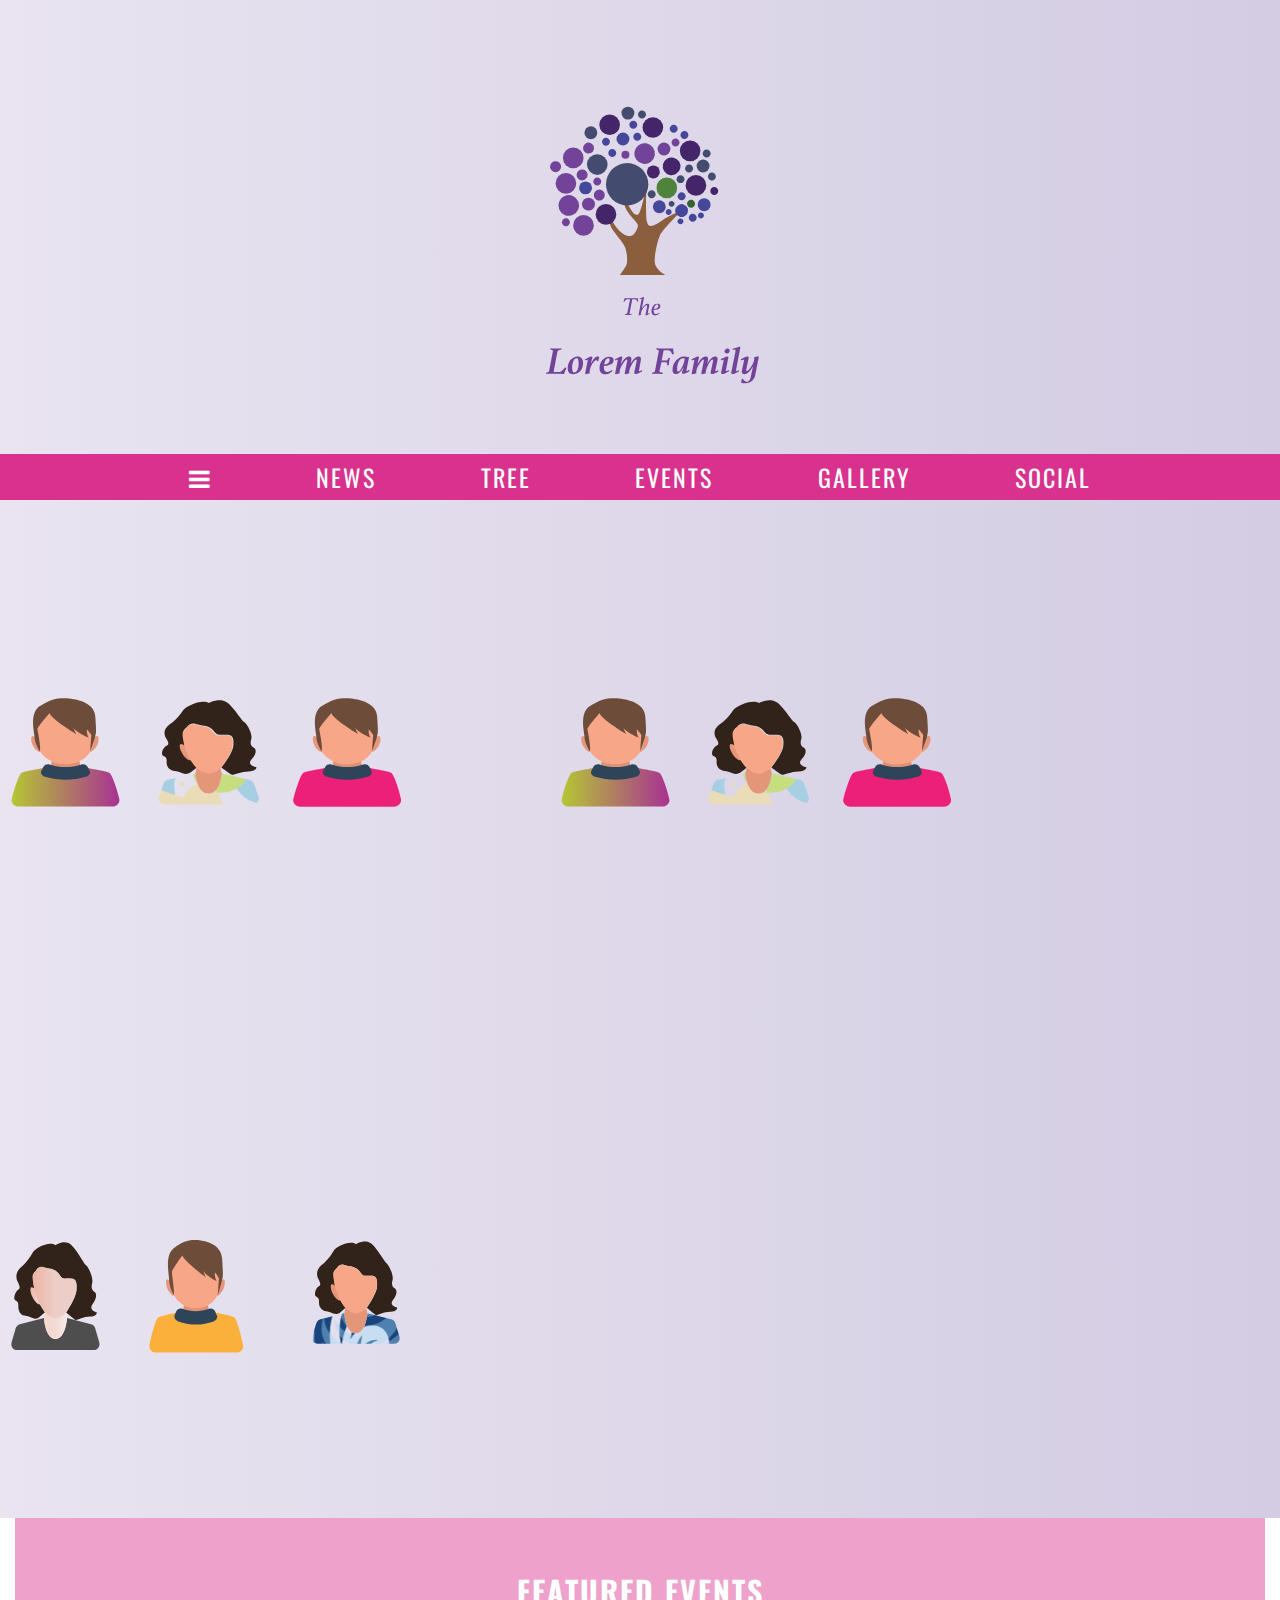
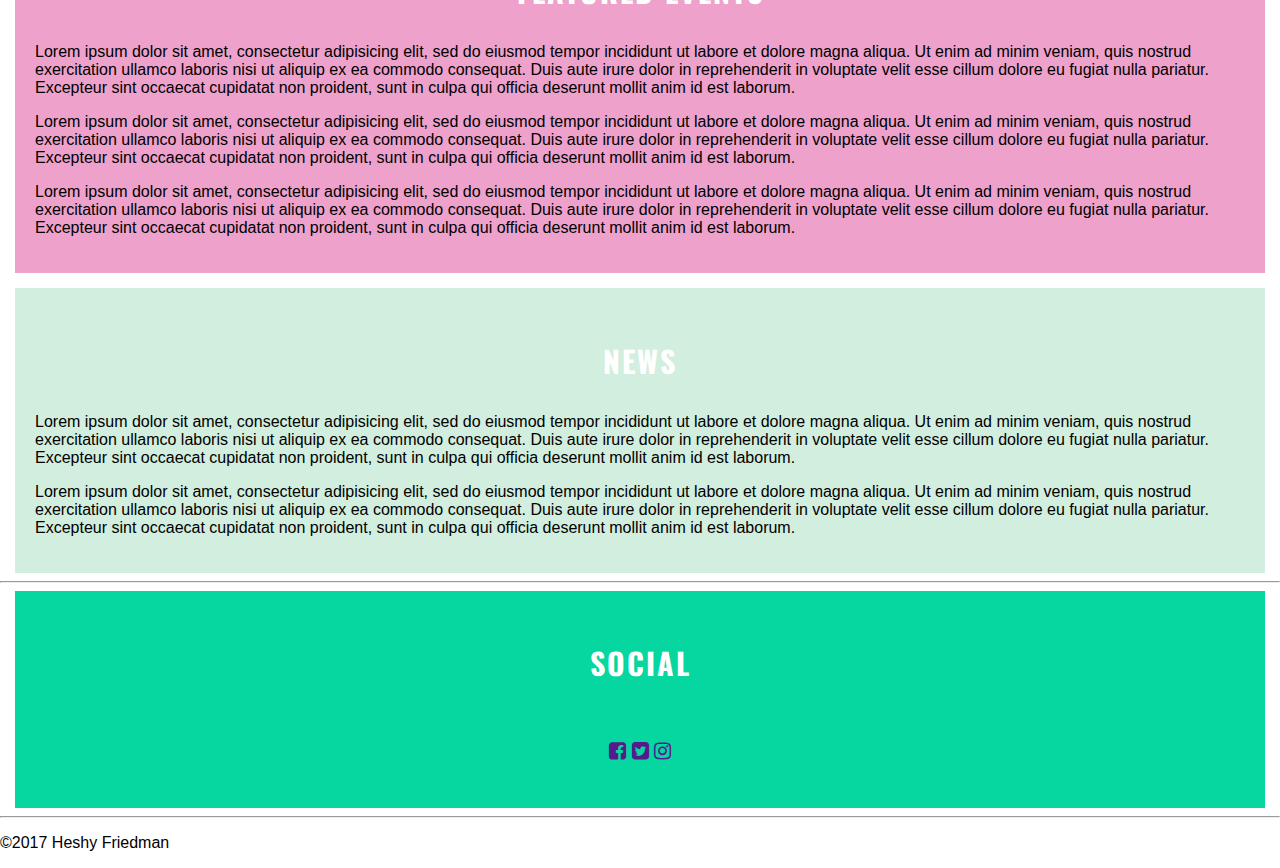
<file: final_project_template/index.html>
<!doctype html>
<html lang="en">
<head>
  <meta charset="utf-8">
  <meta http-equiv="x-ua-compatible" content="ie=edge">
  <meta name="viewport" content="width=device-width, initial-scale=1">
  <title>The Lorem Family</title>
  <link href="https://maxcdn.bootstrapcdn.com/font-awesome/4.7.0/css/font-awesome.min.css" rel="stylesheet" integrity="sha384-wvfXpqpZZVQGK6TAh5PVlGOfQNHSoD2xbE+QkPxCAFlNEevoEH3Sl0sibVcOQVnN" crossorigin="anonymous">

  <link rel="apple-touch-icon" href="apple-touch-icon.png">
  <link rel="shortcut icon" href="favicon.png" type="image/x-icon" />
  <link href="https://fonts.googleapis.com/css?family=Patua+One|Rubik|Spectral+SC:500" rel="stylesheet">
  <link rel="stylesheet"  href="https://fonts.googleapis.com/css?family=Oswald" rel="stylesheet">
  <link rel="stylesheet" href="css/normalize.css">
  <link rel="stylesheet" href="css/main.css">
</head>
<body>
  <div class="full_page_purple">
    <div class="centerimg">
      <a href="#" id="purpletree"><img height="450" width="500" src="svg/tree_favicon.svg" alt=""></a> </div>
      <!-- <a href="#" id="purpletree"><img width="600" height="700"
      src="svg/tree_favicon.svg" alt=""></a></div> -->
      <nav>

        <a href="#" class="hamburger"><i class="fa fa-bars"></i></a>
        <a class="hoverunder" href="#News">News</a>
        <a class="hoverunder" href="#Tree">Tree</a>
        <a class="hoverunder" href="#Events">Events</a>
        <a class="hoverunder" href="#Gallery">Gallery</a>
        <a class="hoverunder" href="#Social">Social</a>

      </nav>
      <header>

      </header>

      <section id="familymembers">

        <div class="row1">
          <a href="#" id="grandpa"><img width="400" height="500"
            src="svg/grandparents.svg" alt=""></a>
            <div id="grandpa-info" class="modal">
              <p>Lorem ipsum dolor sit amet, consectetur adipisicing elit. Unde voluptatibus placeat nesciunt, cupiditate commodi iste eum laboriosam nostrum sequi tempora ullam accusantium quae assumenda cum alias delectus blanditiis, cumque itaque?</p>
              <p>Where he's from</p>
              <button id="firstclick">Our Kids</button>
            </div>
            </div>

            <div class="col2" id="i-b">
              <a href="#" id="couple13"><img
                src="svg/couple_2.svg" alt=""></a>
                <div id="grandpa-info" class="modal">
                  <p>Lorem ipsum dolor sit amet, consectetur adipisicing elit. Unde voluptatibus placeat nesciunt, cupiditate commodi iste eum laboriosam nostrum sequi tempora ullam accusantium quae assumenda cum alias delectus blanditiis, cumque itaque?</p>
                  <p>Where he's from</p>
                  <button id="firstclick">Our Kids</button>
                </div>
                <a href="#" id="couple13"><img
                  src="svg/couple_2.svg" alt=""></a>
                  <div id="grandpa-info" class="modal">
                    <p>Lorem ipsum dolor sit amet, consectetur adipisicing elit. Unde voluptatibus placeat nesciunt, cupiditate commodi iste eum laboriosam nostrum sequi tempora ullam accusantium quae assumenda cum alias delectus blanditiis, cumque itaque?</p>
                    <p>Where he's from</p>
                    <button id="firstclick">Our Kids</button>
                  </div>
                </div>

                <div>
                  <a href="#" id=""><img width="550" height="505"
                    src="svg/grandchildren_1.svg" alt=""></a>
                    <div id="grandpa-info" class="modal">
                      <p>Lorem ipsum dolor sit amet, consectetur adipisicing elit. Unde voluptatibus placeat nesciunt, cupiditate commodi iste eum laboriosam nostrum sequi tempora ullam accusantium quae assumenda cum alias delectus blanditiis, cumque itaque?</p>
                      <p>Where he's from</p>
                      <button id="firstclick">Our Kids</button>
                    </div>
                    </div>







                <div class="col3">
                  <a href="#" id="grandpa"><img width="550" height="505"
                    src="svg/grandchildren_1.svg" alt=""></a>
                    <div id="grandpa-info" class="modal">
                      <p>Lorem ipsum dolor sit amet, consectetur adipisicing elit. Unde voluptatibus placeat nesciunt, cupiditate commodi iste eum laboriosam nostrum sequi tempora ullam accusantium quae assumenda cum alias delectus blanditiis, cumque itaque?</p>
                      <p>Where he's from</p>
                      <button id="firstclick">Our Kids</button>
                    </div>
                    </div>

                    <div class="col3">
                      <a href="#" id="grandpa"><img width="550" height="505"
                        src="svg/grandchildren_2.svg" alt=""></a>
                        <div id="grandpa-info" class="modal">
                          <p>Lorem ipsum dolor sit amet, consectetur adipisicing elit. Unde voluptatibus placeat nesciunt, cupiditate commodi iste eum laboriosam nostrum sequi tempora ullam accusantium quae assumenda cum alias delectus blanditiis, cumque itaque?</p>
                          <p>Where he's from</p>
                          <button id="firstclick">Our Kids</button>
                        </div>
                        </div>
                      </section>
                   </div>
                      <!-- HINT: Need to link to another page? Create a file with an html extension in your main project folder. -->
                      <!-- Then link to it using an anchor. for example: <a href="blog.html">Blog</a> -->



                      <section id="Events" class="Latest_events">
                        <h2>Featured Events</h2>
                        <p>Lorem ipsum dolor sit amet, consectetur adipisicing elit, sed do eiusmod tempor incididunt ut labore et dolore magna aliqua. Ut enim ad minim veniam, quis nostrud exercitation ullamco laboris nisi ut aliquip ex ea commodo consequat. Duis aute irure dolor in reprehenderit in voluptate velit esse cillum dolore eu fugiat nulla pariatur. Excepteur sint occaecat cupidatat non proident, sunt in culpa qui officia deserunt mollit anim id est laborum.</p>
                        <p>Lorem ipsum dolor sit amet, consectetur adipisicing elit, sed do eiusmod tempor incididunt ut labore et dolore magna aliqua. Ut enim ad minim veniam, quis nostrud exercitation ullamco laboris nisi ut aliquip ex ea commodo consequat. Duis aute irure dolor in reprehenderit in voluptate velit esse cillum dolore eu fugiat nulla pariatur. Excepteur sint occaecat cupidatat non proident, sunt in culpa qui officia deserunt mollit anim id est laborum.</p>
                        <p>Lorem ipsum dolor sit amet, consectetur adipisicing elit, sed do eiusmod tempor incididunt ut labore et dolore magna aliqua. Ut enim ad minim veniam, quis nostrud exercitation ullamco laboris nisi ut aliquip ex ea commodo consequat. Duis aute irure dolor in reprehenderit in voluptate velit esse cillum dolore eu fugiat nulla pariatur. Excepteur sint occaecat cupidatat non proident, sunt in culpa qui officia deserunt mollit anim id est laborum.</p>


                      </section>
                      <!-- <section id="Gallery" class="Galleria">
                      <div class="photo_grid">
                      <img src="img/familyselfie.jpg" alt="">
                      <img src="img/familywalk.jpeg" alt="">
                      <img src="img/familygame.jpeg" alt="">
                    </div>
                  </section> -->

                  <section id="News" class="Latest_News">
                    <h2>News</h2>
                    <p>Lorem ipsum dolor sit amet, consectetur adipisicing elit, sed do eiusmod tempor incididunt ut labore et dolore magna aliqua. Ut enim ad minim veniam, quis nostrud exercitation ullamco laboris nisi ut aliquip ex ea commodo consequat. Duis aute irure dolor in reprehenderit in voluptate velit esse cillum dolore eu fugiat nulla pariatur. Excepteur sint occaecat cupidatat non proident, sunt in culpa qui officia deserunt mollit anim id est laborum.</p>
                    <p>Lorem ipsum dolor sit amet, consectetur adipisicing elit, sed do eiusmod tempor incididunt ut labore et dolore magna aliqua. Ut enim ad minim veniam, quis nostrud exercitation ullamco laboris nisi ut aliquip ex ea commodo consequat. Duis aute irure dolor in reprehenderit in voluptate velit esse cillum dolore eu fugiat nulla pariatur. Excepteur sint occaecat cupidatat non proident, sunt in culpa qui officia deserunt mollit anim id est laborum.</p>
                  </section>
                  <hr>
                  <section id="Social" class="social-links">

                    <h2>social</h2>
                    <div class="social-links">
                      <a href=""><i class="fa fa-facebook-square" aria-hidden="true"></i></a>
                      <a href=""><i class="fa fa-twitter-square" aria-hidden="true"></i></a>
                      <a href=""><i class="fa fa-instagram" aria-hidden="true"></i></a>
                    </div>
                  </section>
                  <hr>
                  <footer>
                    <p class="copyright">&copy;2017 Heshy Friedman</p>

                  </footer>

                </div>
                <script src="js/jquery-1.12.0.min.js"></script>
                <script src="js/main.js"></script>
              </body>
              </html>
</file>
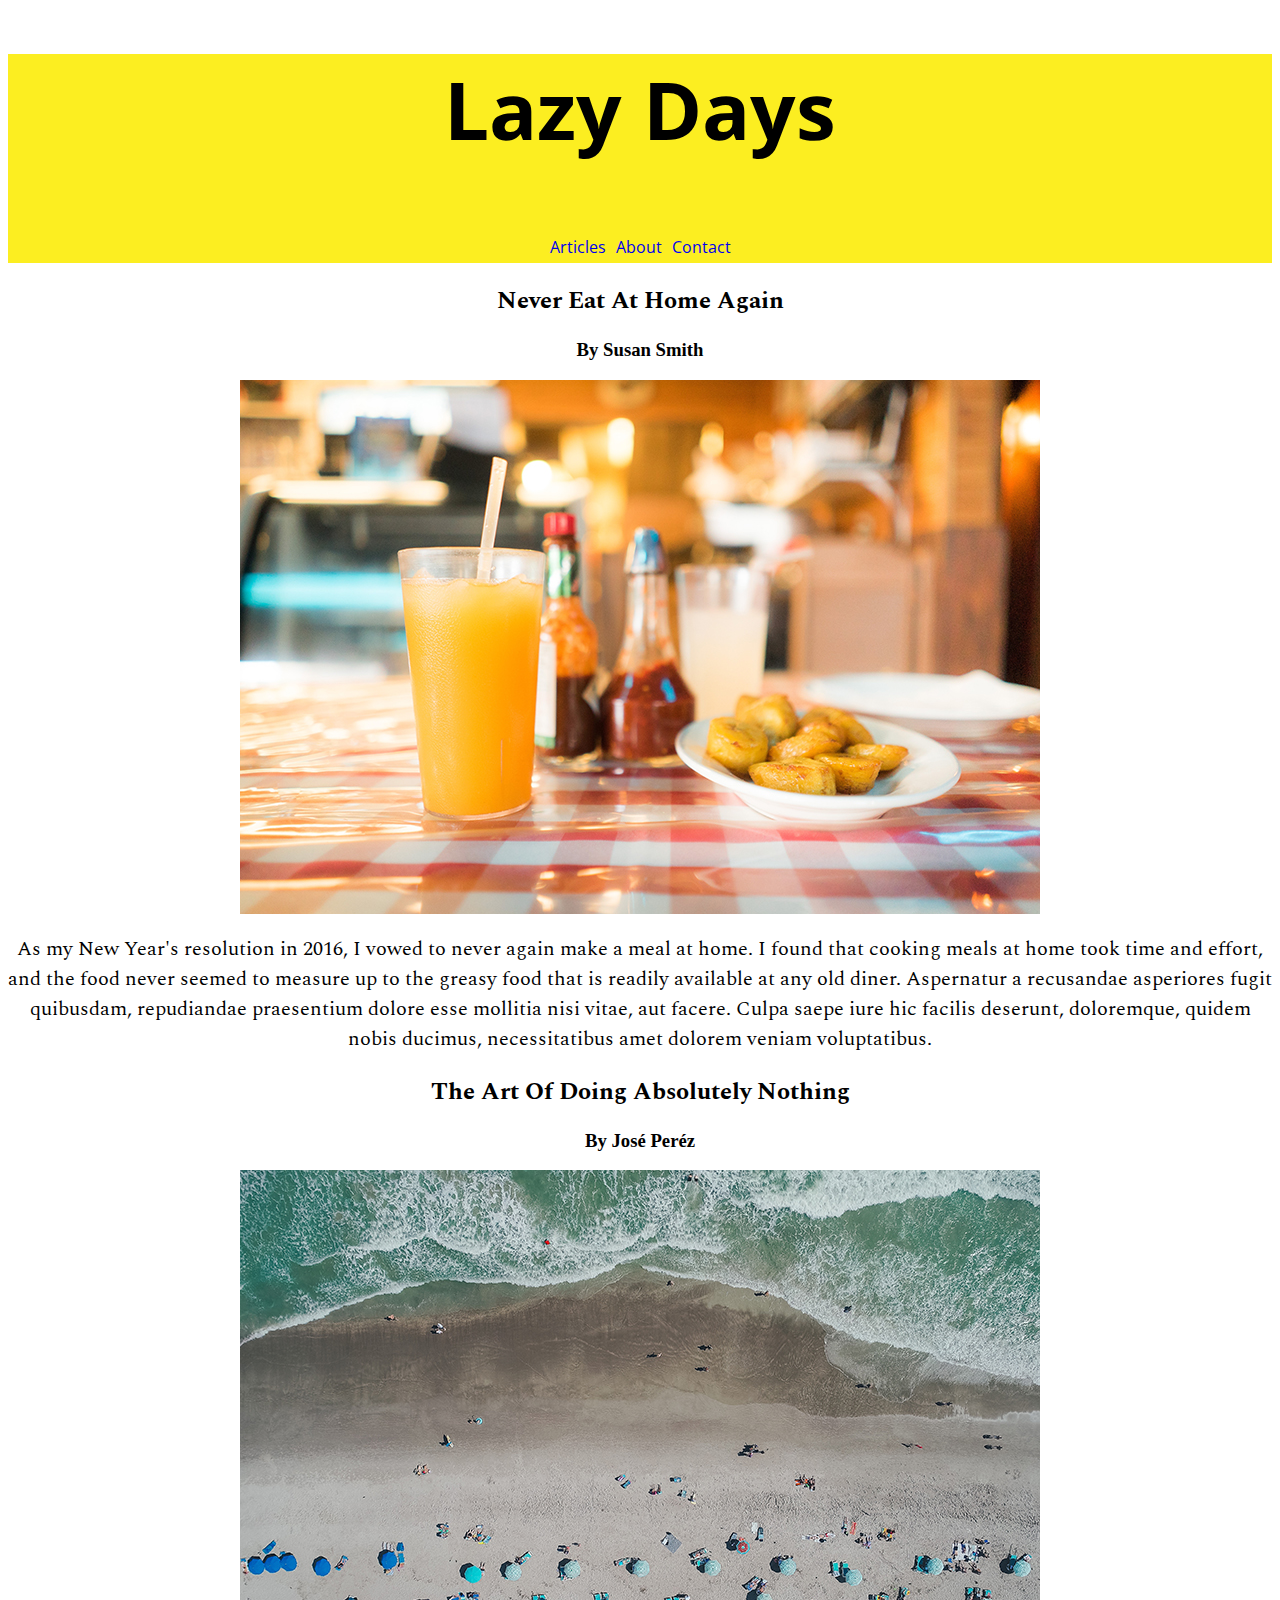
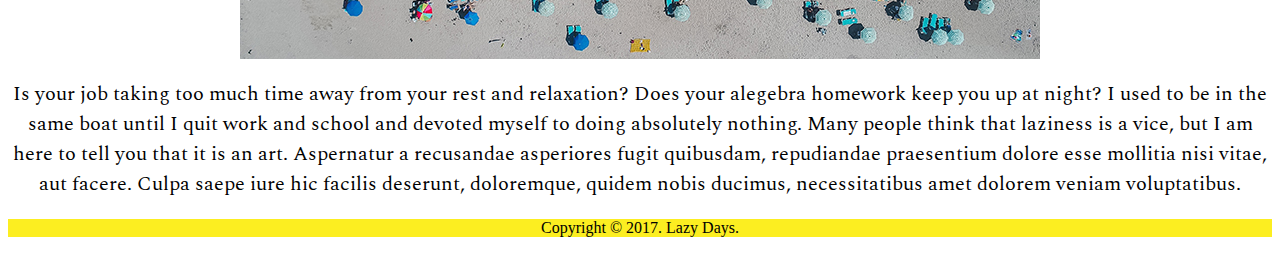
<file: lazy_days/index.html>
<!DOCTYPE html>
<html lang="en">
<head>
  <meta charset="UTF-8">
  <meta name="viewport" content="width=device-width, initial-scale=1.0">
  <meta http-equiv="X-UA-Compatible" content="ie=edge">
  <title>Lazy Days</title>
  <link rel="stylesheet" href="css/style.css">
</head>

<body>

  <header>
    <h1>Lazy Days</h1>
<nav>
  <a href="#">Articles</a>
  <a href="#">About</a>
  <a href="#">Contact</a>
</nav>
</header>
<main>
  <article>

    <h2>Never Eat At Home Again</h2>
    <h3>By Susan Smith</h3>

    <img src="images/diner.jpg" alt="diner">

    <p>As my New Year's resolution in 2016, I vowed to never again make a meal at home. I found that cooking meals at home took time and effort, and the food never seemed to measure up to the greasy food that is readily available at any old diner.
    Aspernatur a recusandae asperiores fugit quibusdam, repudiandae praesentium dolore esse mollitia nisi vitae, aut facere. Culpa saepe iure hic facilis deserunt, doloremque, quidem nobis ducimus, necessitatibus amet dolorem veniam voluptatibus.
</p>
<h2>
    The Art of Doing Absolutely Nothing</h2>
    <h3>By José Peréz</h3>
    <!-- Add image. The image is beach.jpg in the images folder. -->
    <img src="images/beach.jpg" alt="beach">
  <p>Is your job taking too much time away from your rest and relaxation? Does your alegebra homework keep you up at night? I used to be in the same boat until I quit work and school and devoted myself to doing absolutely nothing. Many people think that laziness is a vice, but I am here to tell you that it is an art.
    Aspernatur a recusandae asperiores fugit quibusdam, repudiandae praesentium dolore esse mollitia nisi vitae, aut facere. Culpa saepe iure hic facilis deserunt, doloremque, quidem nobis ducimus, necessitatibus amet dolorem veniam voluptatibus.
</p>
<footer>Copyright &copy; 2017. Lazy Days.</footer>
  <p></p>
  </main>
</head>
</article>
<body>


</body>
</html>
</file>
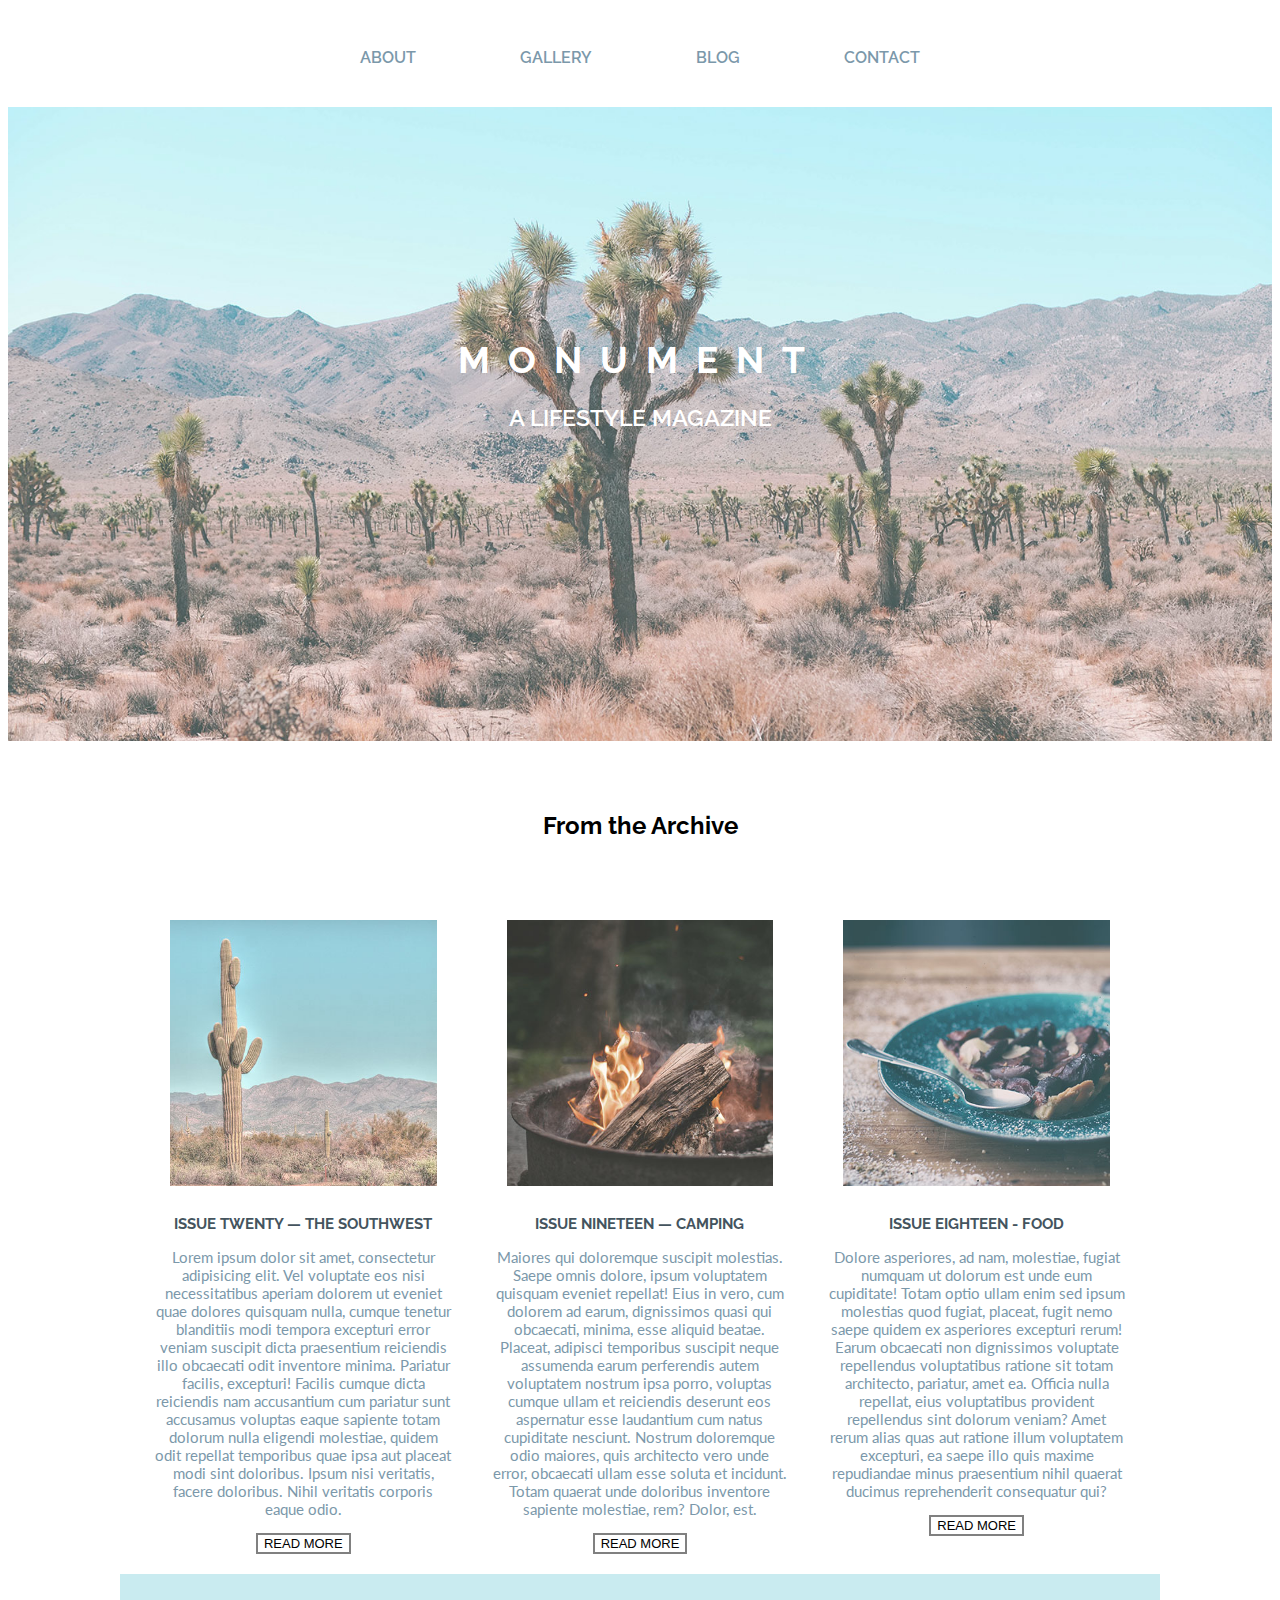
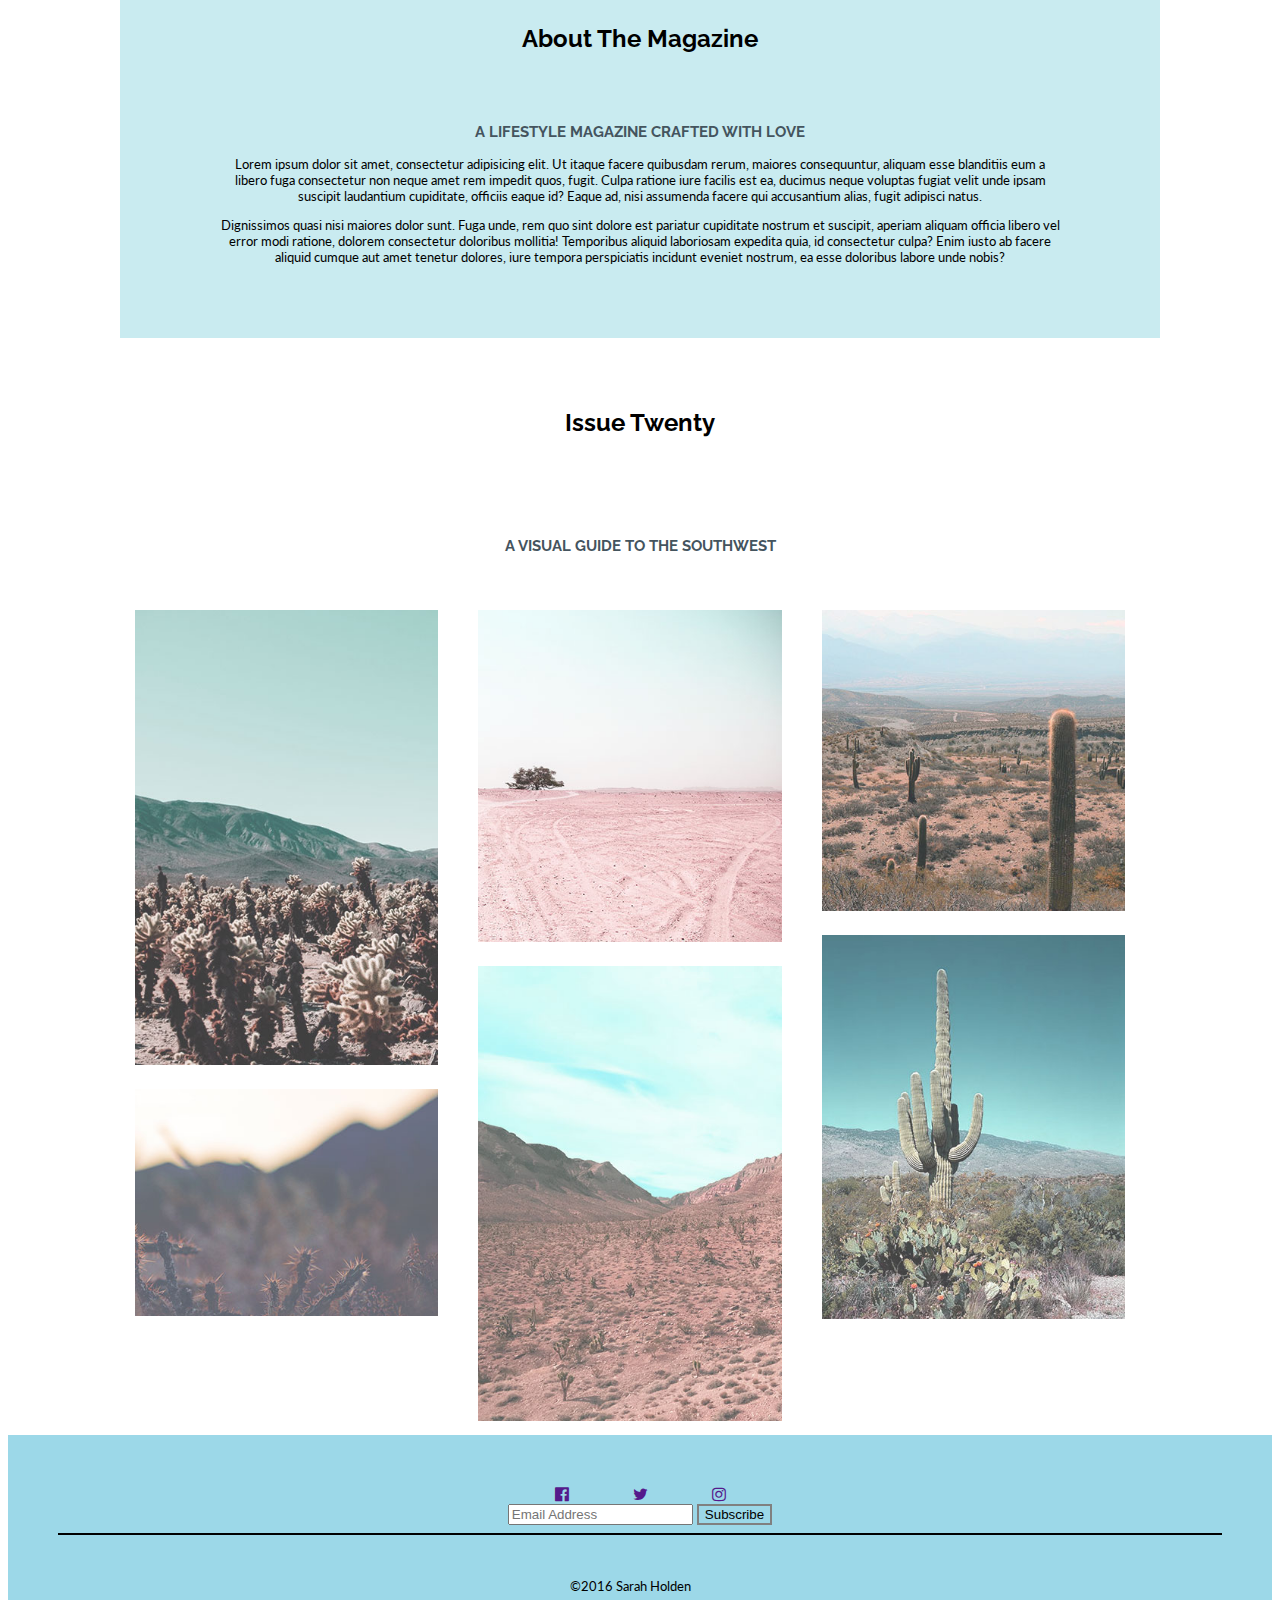
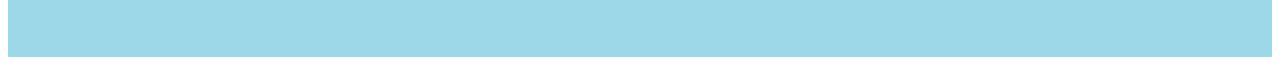
<file: monument_lab_starter/index.html>
<!DOCTYPE html>
<html lang="en">
<head>
	<meta charset="UTF-8">
	<title>Monument | Home</title>
	<!-- Link for FontAwesome icons has already been added! -->
	<link rel="stylesheet" href="https://maxcdn.bootstrapcdn.com/font-awesome/4.7.0/css/font-awesome.min.css">
	<link rel="stylesheet" href="css/style.css">

</head>
<body>
	<nav>
		<a href="#">About</a>
		<a href="#">Gallery</a>
		<a href="#">Blog</a>
		<a href="#">Contact</a>
	</nav>
	<header>
		<h1><a href="#">Monument</a></h1>
		<h2>A Lifestyle Magazine</h2>
	</header>
	<main>
		<section>
			<h2>From the Archive</h2>
			<div class="article-grid">
				<article>
					<img src="images/article_1.jpg" alt="Southwest">
					<h3>Issue Twenty &mdash; The Southwest</h3>
					<p>Lorem ipsum dolor sit amet, consectetur adipisicing elit. Vel voluptate eos nisi necessitatibus aperiam dolorem ut eveniet quae dolores quisquam nulla, cumque tenetur blanditiis modi tempora excepturi error veniam suscipit dicta praesentium reiciendis illo obcaecati odit inventore minima. Pariatur facilis, excepturi! Facilis cumque dicta reiciendis nam accusantium cum pariatur sunt accusamus voluptas eaque sapiente totam dolorum nulla eligendi molestiae, quidem odit repellat temporibus quae ipsa aut placeat modi sint doloribus. Ipsum nisi veritatis, facere doloribus. Nihil veritatis corporis eaque odio.</p>
					<button type="submit">Read More</button>

				</article>
				<article>
					<img src="images/article_2.jpg" alt="Camping Image">
					<h3>Issue Nineteen &mdash; Camping</h3>
					<p>Maiores qui doloremque suscipit molestias. Saepe omnis dolore, ipsum voluptatem quisquam eveniet repellat! Eius in vero, cum dolorem ad earum, dignissimos quasi qui obcaecati, minima, esse aliquid beatae. Placeat, adipisci temporibus suscipit neque assumenda earum perferendis autem voluptatem nostrum ipsa porro, voluptas cumque ullam et reiciendis deserunt eos aspernatur esse laudantium cum natus cupiditate nesciunt. Nostrum doloremque odio maiores, quis architecto vero unde error, obcaecati ullam esse soluta et incidunt. Totam quaerat unde doloribus inventore sapiente molestiae, rem? Dolor, est.</p>
					<button type="submit">Read More</button>

				</article>
				<article>
					<img src="images/article_3.jpg" alt="Food image">
					<h3>Issue Eighteen - Food</h3>
					<p>Dolore asperiores, ad nam, molestiae, fugiat numquam ut dolorum est unde eum cupiditate! Totam optio ullam enim sed ipsum molestias quod fugiat, placeat, fugit nemo saepe quidem ex asperiores excepturi rerum! Earum obcaecati non dignissimos voluptate repellendus voluptatibus ratione sit totam architecto, pariatur, amet ea. Officia nulla repellat, eius voluptatibus provident repellendus sint dolorum veniam? Amet rerum alias quas aut ratione illum voluptatem excepturi, ea saepe illo quis maxime repudiandae minus praesentium nihil quaerat ducimus reprehenderit consequatur qui?</p>
					<button type="submit">Read More</button>

				</article>
			</div>

		</section>
		<section class="background-color">
			<h2>About The Magazine</h2>
			<h3>A Lifestyle Magazine Crafted with Love</h3>
			<p>Lorem ipsum dolor sit amet, consectetur adipisicing elit. Ut itaque facere quibusdam rerum, maiores consequuntur, aliquam esse blanditiis eum a libero fuga consectetur non neque amet rem impedit quos, fugit. Culpa ratione iure facilis est ea, ducimus neque voluptas fugiat velit unde ipsam suscipit laudantium cupiditate, officiis eaque id? Eaque ad, nisi assumenda facere qui accusantium alias, fugit adipisci natus.</p>
			<p>Dignissimos quasi nisi maiores dolor sunt. Fuga unde, rem quo sint dolore est pariatur cupiditate nostrum et suscipit, aperiam aliquam officia libero vel error modi ratione, dolorem consectetur doloribus mollitia! Temporibus aliquid laboriosam expedita quia, id consectetur culpa? Enim iusto ab facere aliquid cumque aut amet tenetur dolores, iure tempora perspiciatis incidunt eveniet nostrum, ea esse doloribus labore unde nobis?</p>
		</section>
		<section>
			<h2>Issue Twenty</h2>
			<h3 id="More">A visual guide to the Southwest</h3>

			<!-- HINT: Treat this just like a 3-column layout.  -->
			<div class="gallery-grid">
				<div>
					<img src="images/gallery_1.jpg" alt="Desert 1">
					<img src="images/gallery_3.jpg" alt="Desert 2">
				</div>
				<div>
					<img src="images/gallery_4.jpg" alt="Desert 3">
					<img src="images/gallery_2.jpg" alt="Desert 4">
				</div>
				<div>
					<img src="images/gallery_5.jpg" alt="Desert 5">
					<img src="images/gallery_6.jpg" alt="Desert 6">
				</div>
			</div>
		</section>
	</main>
	<footer>
		<a href=""><i class="fa fa-facebook-official" aria-hidden="true"></i></a>
		<a href=""><i class="fa fa-twitter" aria-hidden="true"></i></a>
		<a href=""><i class="fa fa-instagram" aria-hidden="true"></i></a>


		<br>

		<input type="text" placeholder="Email Address">
		<button type="submit">Subscribe</button>

		<hr>

		<p>&copy;2016 Sarah Holden</p>
	</footer>

</body>
</html>
</file>
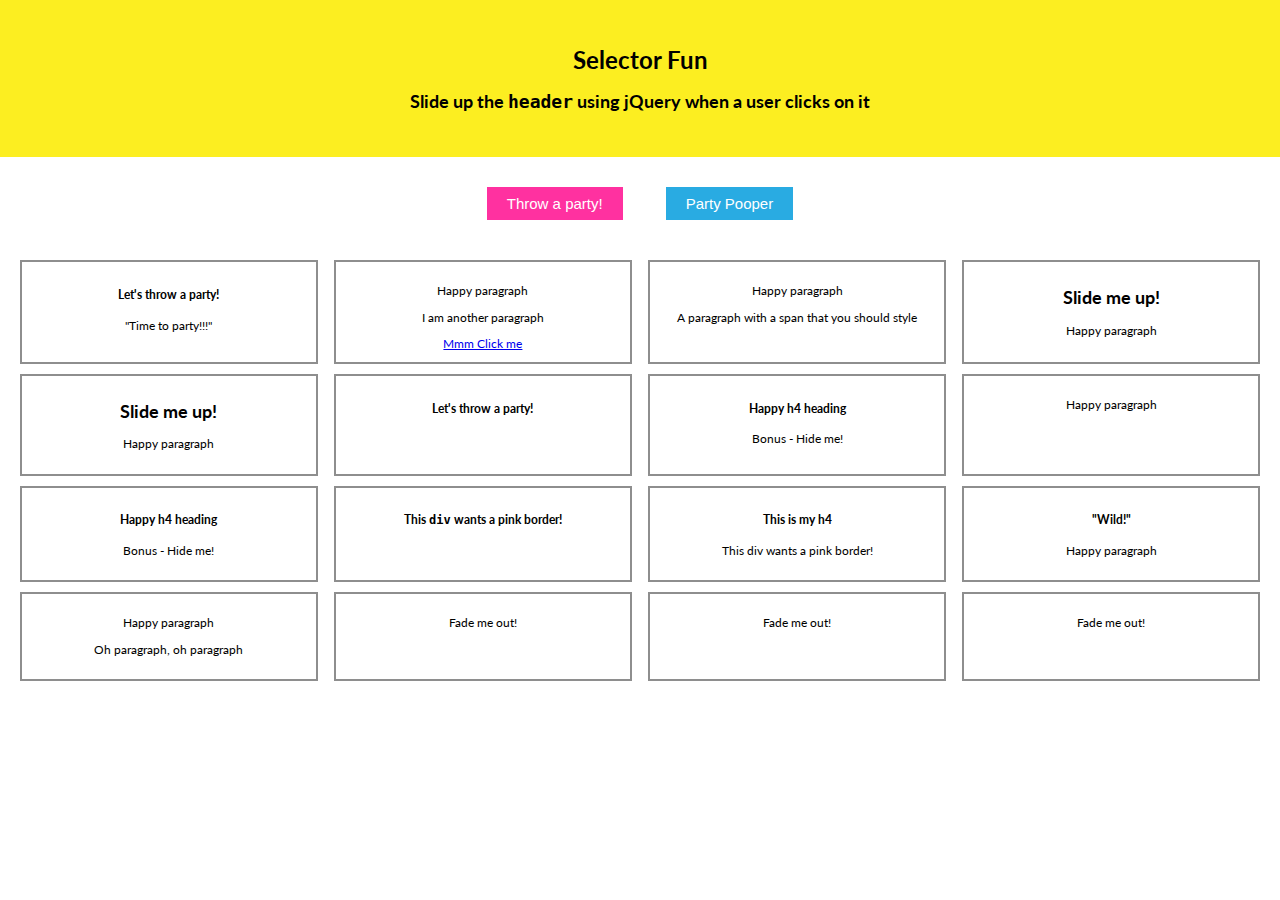
<file: select_fun/index.html>
<!DOCTYPE html>
<html lang="en">
<head>
	<meta charset="utf-8">
	<title>Select Fun!</title>
	<link rel="stylesheet" href="css/style.css">

</head>
<body>

	<header>
		<h1>Selector Fun</h1>
		<h2>Slide up the <code>header</code> using jQuery when a user clicks on it</h2>
	</header>

	<button id="party-time">Throw a party!</button>
	<button id="reset">Party Pooper</button>
	<section id="boxes" class="boring">
		<section class="row" id="row1">
			<div class="box add-para" id="box1">
				<h4>Let's throw a party!</h4>
				<p>"Time to party!!!"</p>
			</div>

			<article class="box" id="box2">
				<p>Happy paragraph</p>
				<p>I am another paragraph</p>
				<a href="#">Mmm Click me</a>
			</article>

			<div class="box" id="box3">
				<p>Happy paragraph</p>
				<p>A paragraph with a <span>span that you should style</span></p>
			</div>

			<div class="box" id="box4">
				<h2>Slide me up!</h2>
				<p>Happy paragraph</p>
			</div>
		</section>

		<section class="row" id="row2">

			<div class="box" id="box5">
				<h2>Slide me up!</h2>
				<p>Happy paragraph</p>
			</div>

			<article class="box add-para" id="box6">
				<h4>Let's throw a party!</h4>
			</article>

			<article class="box" id="box7">
				<h4>Happy h4 heading</h4>
				<p>Bonus - Hide me!</p>
			</article>

			<div class="box" id="box8">
				<p>Happy paragraph</p>
			</div>
		</section>

		<section class="row" id="row3">

			<article class="box" id="box9">
				<h4>Happy h4 heading</h4>
				<p>Bonus - Hide me!</p>
			</article>

			<div class="box add-para" id="box10">
				<h4>This <code>div</code> wants a pink border!</h4>
			</div>

			<div class="box" id="box11">
				<h4>This is my h4</h4>
				<p>This div wants a pink border!</p>
			</div>

			<article class="box" id="box12">
				<h4>"Wild!"</h4>
				<p>Happy paragraph</p>
			</article>

		</section>

		<section class="row" id="row4">

			<article class="box purplebox" id="box14">
				<p>Happy paragraph</p>
				<p>Oh paragraph, oh paragraph</p>
			</article>

			<div class="box" id="box13">
				<p>Fade me out!</p>
			</div>

			<div class="box" id="box15">
				<p>Fade me out!</p>
			</div>

			<div class="box" id="box16">
				<p>Fade me out!</p>
			</div>
		</section>
	</section>

	<footer>
		<p>I am hidden, but I want to be shown when the anchor in box2 is clicked</p>
	</footer>

	<script
  src="http://code.jquery.com/jquery-3.2.1.min.js"
  integrity="sha256-hwg4gsxgFZhOsEEamdOYGBf13FyQuiTwlAQgxVSNgt4="
  crossorigin="anonymous"></script>
	<script src="js/main.js"></script>
</body>
</html>
</file>
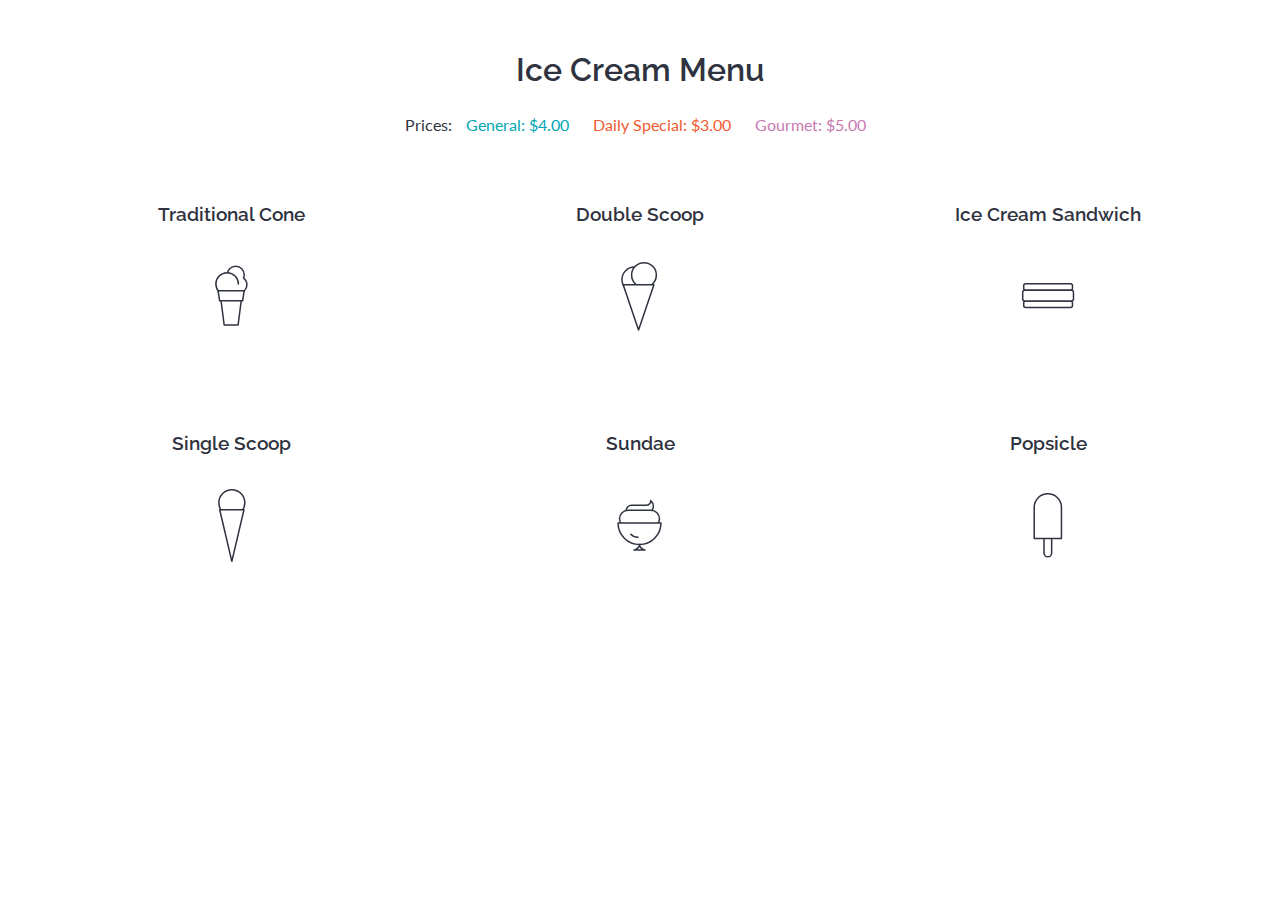
<file: 03_starter_css_selectors/classes_and_ids/index.html>
<!DOCTYPE html>
<html>
	<head>
		<meta charset="utf-8">
		<title>Classes and IDs</title>
		<link href="https://fonts.googleapis.com/css?family=Lato|Raleway:400,600" rel="stylesheet">
		<link rel="stylesheet" href="css/style.css">

	</head>
	<body>

		<h1>Ice Cream Menu</h1>

		<p>Prices: <span>General: $4.00</span> <span>Daily Special: $3.00</span> <span>Gourmet: $5.00</span></p>

		<ul>
			<!-- Add an id of special within the opening li tag -->
			<li>
				<h3>Traditional Cone</h3>
				<img src="images/cone.svg" alt="Cone">
			</li>

			<!-- Add the gourmet class within the opening li tag -->
			<li>
				<h3>Double Scoop</h3>
				<img src="images/double-scoop.svg" alt="Double Scoop">
			</li>

			<!-- Add the gourmet class within the opening li tag -->
			<li>
				<h3>Ice Cream Sandwich</h3>
				<img src="images/sandwich.svg" alt="Ice Cream Sandwich">
			</li>

			<li>
				<h3>Single Scoop</h3>
				<img src="images/single-scoop.svg" alt="Single Scoop">
			</li>

			<li>
				<h3>Sundae</h3>
				<img src="images/sundae.svg" alt="Sundae">
			</li>

			<li>
				<h3>Popsicle</h3>
				<img src="images/popsicle.svg" alt="Popsicle">
			</li>
		</ul>


	</body>
</html>
</file>
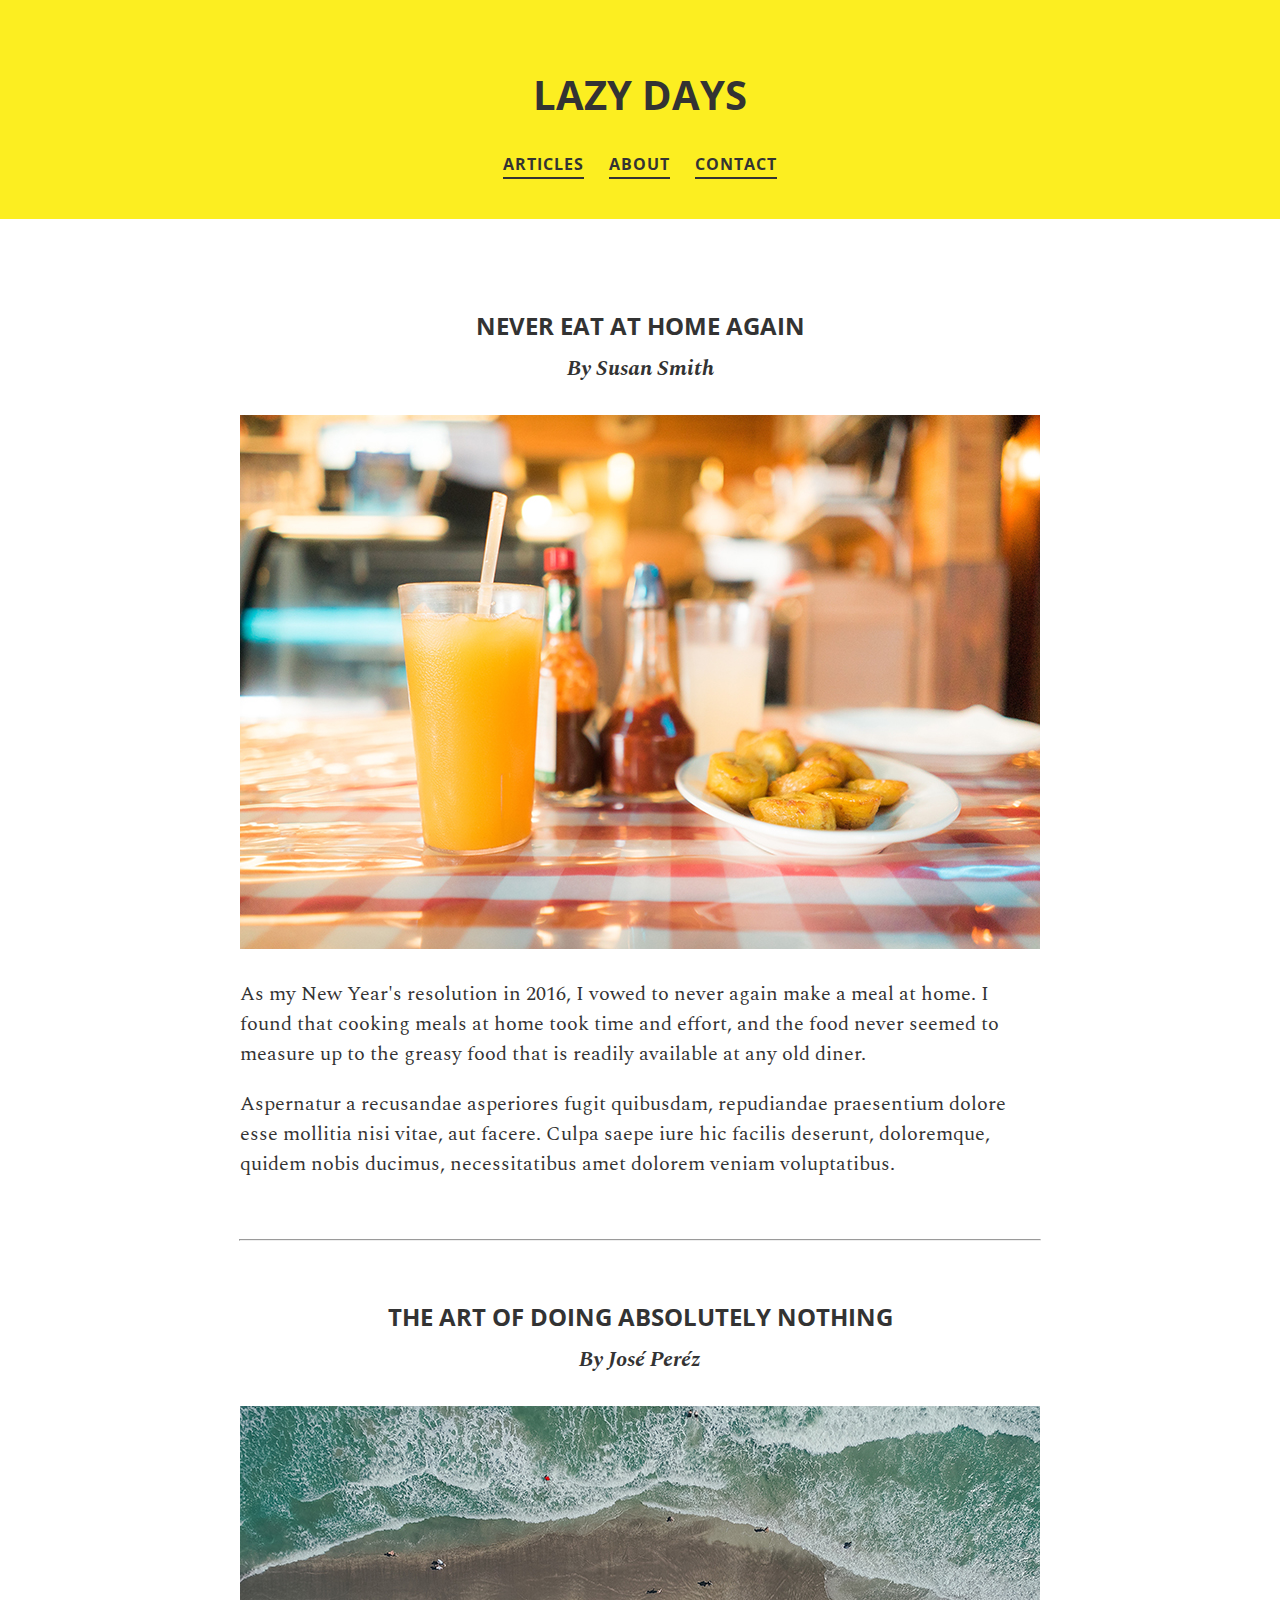
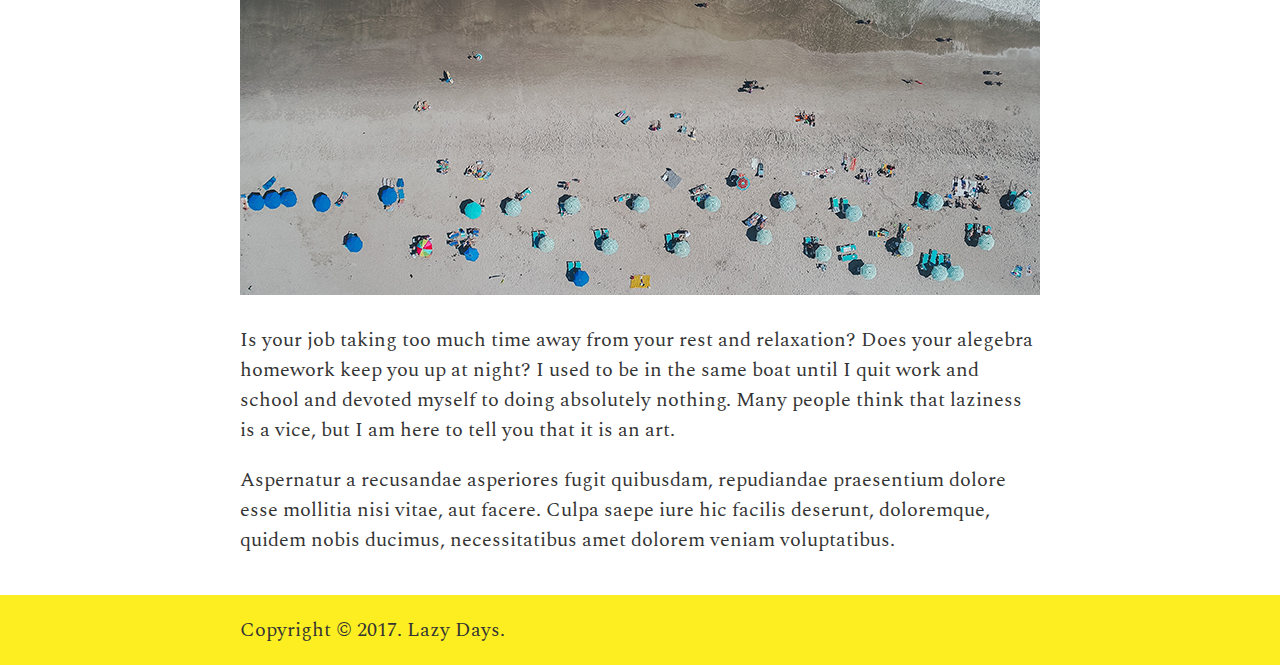
<file: 03_starter_css_selectors/lazy_days_advanced_solution/index.html>
<!DOCTYPE html>
<html lang="en">
<head>
	<meta charset="UTF-8">
	<title>Lazy Days</title>
	<link rel="shortcut icon" href="favicon.ico" type="image/x-icon" />
	<link rel="stylesheet" href="css/style.css">
</head>
<body>

	<header>
		<h1>Lazy Days</h1>
		<nav>
			<a href="#">Articles</a>
			<a href="#">About</a>
			<a href="#">Contact</a>
		</nav>
	</header>
	<main>
		<article>
			<h2>Never Eat At Home Again</h2>
			<h3>By Susan Smith</h3>
			<img src="images/diner.jpg" alt="Diner">
			<p>As my New Year's resolution in 2016, I vowed to never again make a meal at home. I found that cooking meals at home took time and effort, and the food never seemed to measure up to the greasy food that is readily available at any old diner.</p>
			<p>Aspernatur a recusandae asperiores fugit quibusdam, repudiandae praesentium dolore esse mollitia nisi vitae, aut facere. Culpa saepe iure hic facilis deserunt, doloremque, quidem nobis ducimus, necessitatibus amet dolorem veniam voluptatibus.</p>
		</article>
		<hr>
		<article>
			<h2>The Art of Doing Absolutely Nothing</h2>
			<h3>By José Peréz</h3>
			<img src="images/beach.jpg" alt="Beach">
			<p>Is your job taking too much time away from your rest and relaxation? Does your alegebra homework keep you up at night? I used to be in the same boat until I quit work and school and devoted myself to doing absolutely nothing. Many people think that laziness is a vice, but I am here to tell you that it is an art.</p>
			<p>Aspernatur a recusandae asperiores fugit quibusdam, repudiandae praesentium dolore esse mollitia nisi vitae, aut facere. Culpa saepe iure hic facilis deserunt, doloremque, quidem nobis ducimus, necessitatibus amet dolorem veniam voluptatibus.</p>
		</article>
	</main>
	<footer>
		<p>Copyright &copy; 2017. Lazy Days.</p>
	</footer>


</body>
</html>
</file>
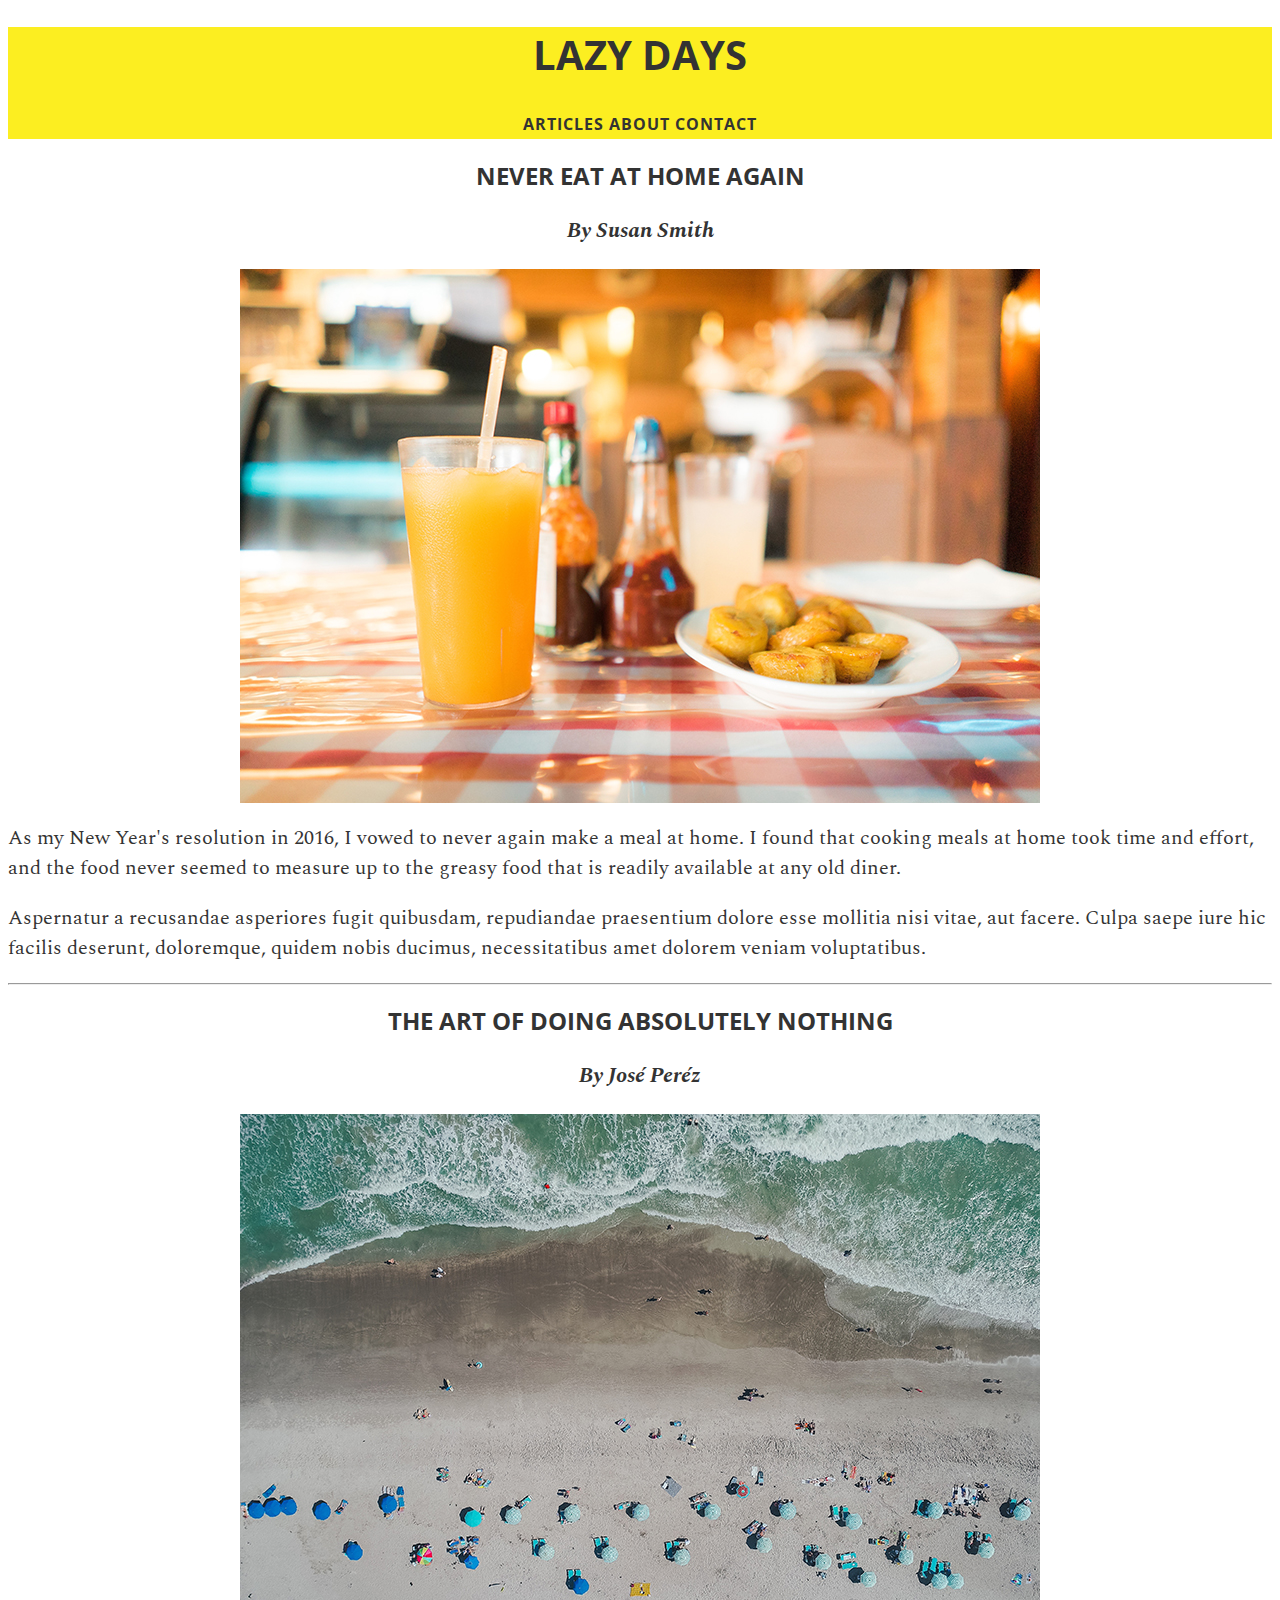
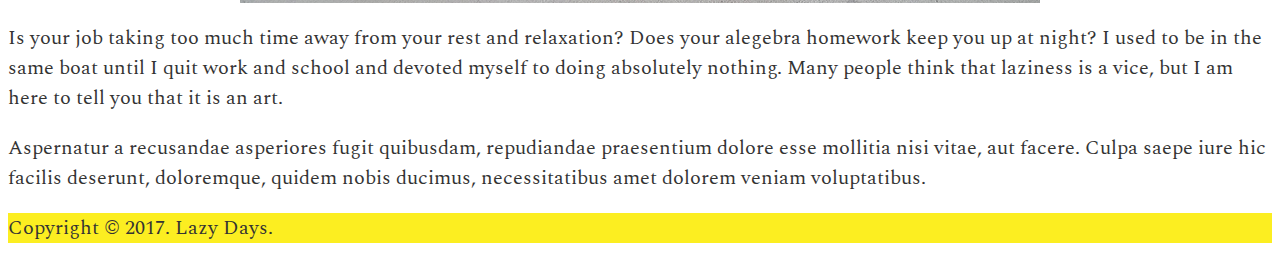
<file: 03_starter_css_selectors/lazy_days_solution/index.html>
<!DOCTYPE html>
<html lang="en">
<head>
	<meta charset="UTF-8">
	<meta name="viewport" content="width=device-width, initial-scale=1.0">
	<meta http-equiv="X-UA-Compatible" content="ie=edge">
	<title>Lazy Days</title>
	<link rel="stylesheet" href="css/style.css">
</head>
<body>

	<header>
		<h1>Lazy Days</h1>
		<nav>
			<a href="#">Articles</a>
			<a href="#">About</a>
			<a href="#">Contact</a>
		</nav>
	</header>
	<main>
		<article>
			<h2>Never Eat At Home Again</h2>
			<h3>By Susan Smith</h3>
			<img src="images/diner.jpg" alt="Diner">
			<p>As my New Year's resolution in 2016, I vowed to never again make a meal at home. I found that cooking meals at home took time and effort, and the food never seemed to measure up to the greasy food that is readily available at any old diner.</p>
			<p>Aspernatur a recusandae asperiores fugit quibusdam, repudiandae praesentium dolore esse mollitia nisi vitae, aut facere. Culpa saepe iure hic facilis deserunt, doloremque, quidem nobis ducimus, necessitatibus amet dolorem veniam voluptatibus.</p>
		</article>
		<hr>
		<article>
			<h2>The Art of Doing Absolutely Nothing</h2>
			<h3>By José Peréz</h3>
			<img src="images/beach.jpg" alt="Beach">
			<p>Is your job taking too much time away from your rest and relaxation? Does your alegebra homework keep you up at night? I used to be in the same boat until I quit work and school and devoted myself to doing absolutely nothing. Many people think that laziness is a vice, but I am here to tell you that it is an art.</p>
			<p>Aspernatur a recusandae asperiores fugit quibusdam, repudiandae praesentium dolore esse mollitia nisi vitae, aut facere. Culpa saepe iure hic facilis deserunt, doloremque, quidem nobis ducimus, necessitatibus amet dolorem veniam voluptatibus.</p>

		</article>
	</main>
	<footer>
		<p>Copyright &copy; 2017. Lazy Days.</p>
	</footer>


</body>
</html>
</file>
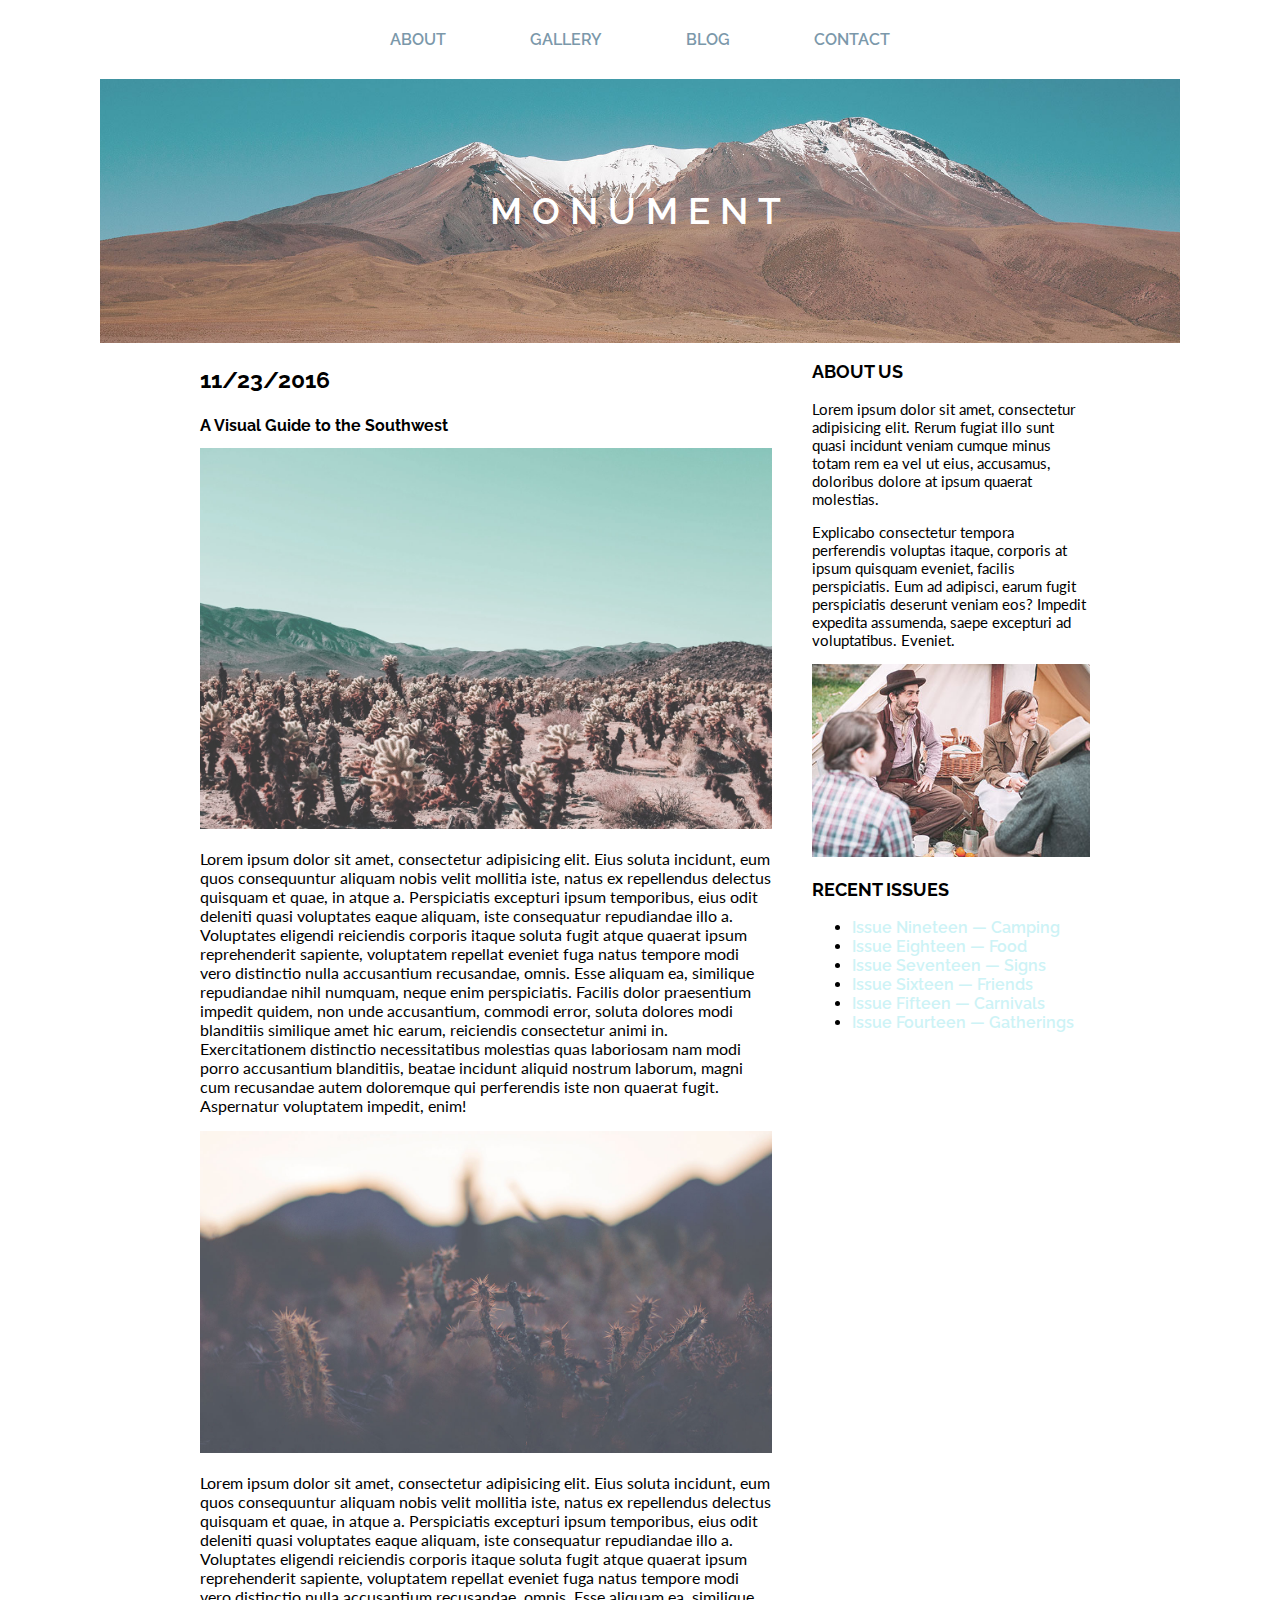
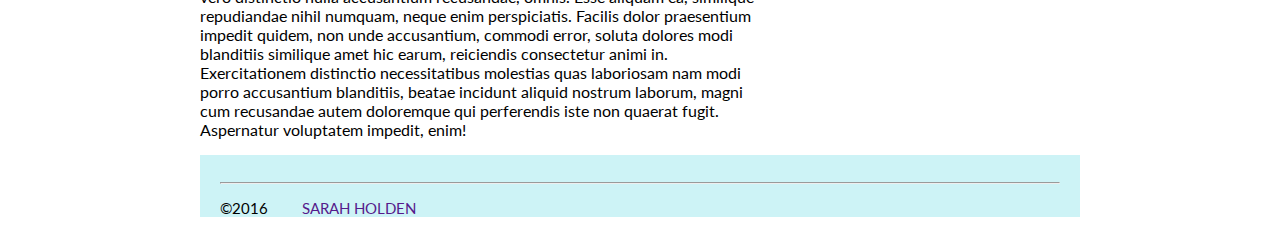
<file: 03_starter_css_selectors/monument_blog/index.html>
<!DOCTYPE html>
<html lang="en">
<head>
	<meta charset="UTF-8">
	<title>Monument | Blog</title>

	<!-- Add your Google Fonts link here! -->

	<link rel="stylesheet" href="css/style.css">

</head>
<body>
	<nav>
		<a href="#">About</a>
		<a href="#">Gallery</a>
		<a href="#">Blog</a>
		<a href="#">Contact</a>
	</nav>
	<header>
			<h1><a href="#">Monument</a></h1>
	</header>
<main>
	<article>
		<h3>11/23/2016</h3>
		<h2>A Visual Guide to the Southwest</h2>
		<img src="images/blog_1.jpg" alt="">
		<p>Lorem ipsum dolor sit amet, consectetur adipisicing elit. Eius soluta incidunt, eum quos consequuntur aliquam nobis velit mollitia iste, natus ex repellendus delectus quisquam et quae, in atque a. Perspiciatis excepturi ipsum temporibus, eius odit deleniti quasi voluptates eaque aliquam, iste consequatur repudiandae illo a. Voluptates eligendi reiciendis corporis itaque soluta fugit atque quaerat ipsum reprehenderit sapiente, voluptatem repellat eveniet fuga natus tempore modi vero distinctio nulla accusantium recusandae, omnis. Esse aliquam ea, similique repudiandae nihil numquam, neque enim perspiciatis. Facilis dolor praesentium impedit quidem, non unde accusantium, commodi error, soluta dolores modi blanditiis similique amet hic earum, reiciendis consectetur animi in. Exercitationem distinctio necessitatibus molestias quas laboriosam nam modi porro accusantium blanditiis, beatae incidunt aliquid nostrum laborum, magni cum recusandae autem doloremque qui perferendis iste non quaerat fugit. Aspernatur voluptatem impedit, enim!</p>
		<img src="images/blog_2.jpg" alt="">
		<p>Lorem ipsum dolor sit amet, consectetur adipisicing elit. Eius soluta incidunt, eum quos consequuntur aliquam nobis velit mollitia iste, natus ex repellendus delectus quisquam et quae, in atque a. Perspiciatis excepturi ipsum temporibus, eius odit deleniti quasi voluptates eaque aliquam, iste consequatur repudiandae illo a. Voluptates eligendi reiciendis corporis itaque soluta fugit atque quaerat ipsum reprehenderit sapiente, voluptatem repellat eveniet fuga natus tempore modi vero distinctio nulla accusantium recusandae, omnis. Esse aliquam ea, similique repudiandae nihil numquam, neque enim perspiciatis. Facilis dolor praesentium impedit quidem, non unde accusantium, commodi error, soluta dolores modi blanditiis similique amet hic earum, reiciendis consectetur animi in. Exercitationem distinctio necessitatibus molestias quas laboriosam nam modi porro accusantium blanditiis, beatae incidunt aliquid nostrum laborum, magni cum recusandae autem doloremque qui perferendis iste non quaerat fugit. Aspernatur voluptatem impedit, enim!</p>

	</article>
	<aside>
		 <h3>About Us</h3>
		<p>Lorem ipsum dolor sit amet, consectetur adipisicing elit. Rerum fugiat illo sunt quasi incidunt veniam cumque minus totam rem ea vel ut eius, accusamus, doloribus dolore at ipsum quaerat molestias.</p>
		<p>Explicabo consectetur tempora perferendis voluptas itaque, corporis at ipsum quisquam eveniet, facilis perspiciatis. Eum ad adipisci, earum fugit perspiciatis deserunt veniam eos? Impedit expedita assumenda, saepe excepturi ad voluptatibus. Eveniet.</p>
		<img src="images/about.jpg" alt="">
		<h3>Recent Issues</h3>
		<ul>
			<li><a href="">Issue Nineteen &mdash; Camping</a></li>
			<li><a href="">Issue Eighteen &mdash; Food</a></li>
			<li><a href="">Issue Seventeen &mdash; Signs</a></li>
			<li><a href="">Issue Sixteen &mdash; Friends</a></li>
			<li><a href="">Issue Fifteen &mdash; Carnivals</a></li>
			<li><a href="">Issue Fourteen &mdash; Gatherings</a></li>
		</ul>

	</aside>
</main>

	<footer>
		<a href=""><i class="fa fa-facebook-official" aria-hidden="true"></i></a>
		<a href=""><i class="fa fa-twitter" aria-hidden="true"></i></a>
		<a href=""><i class="fa fa-instagram" aria-hidden="true"></i></a>
   <hr>
		<p>&copy;2016 <a href="">Sarah Holden</a></p>
	</footer>

</body>
</html>
</file>
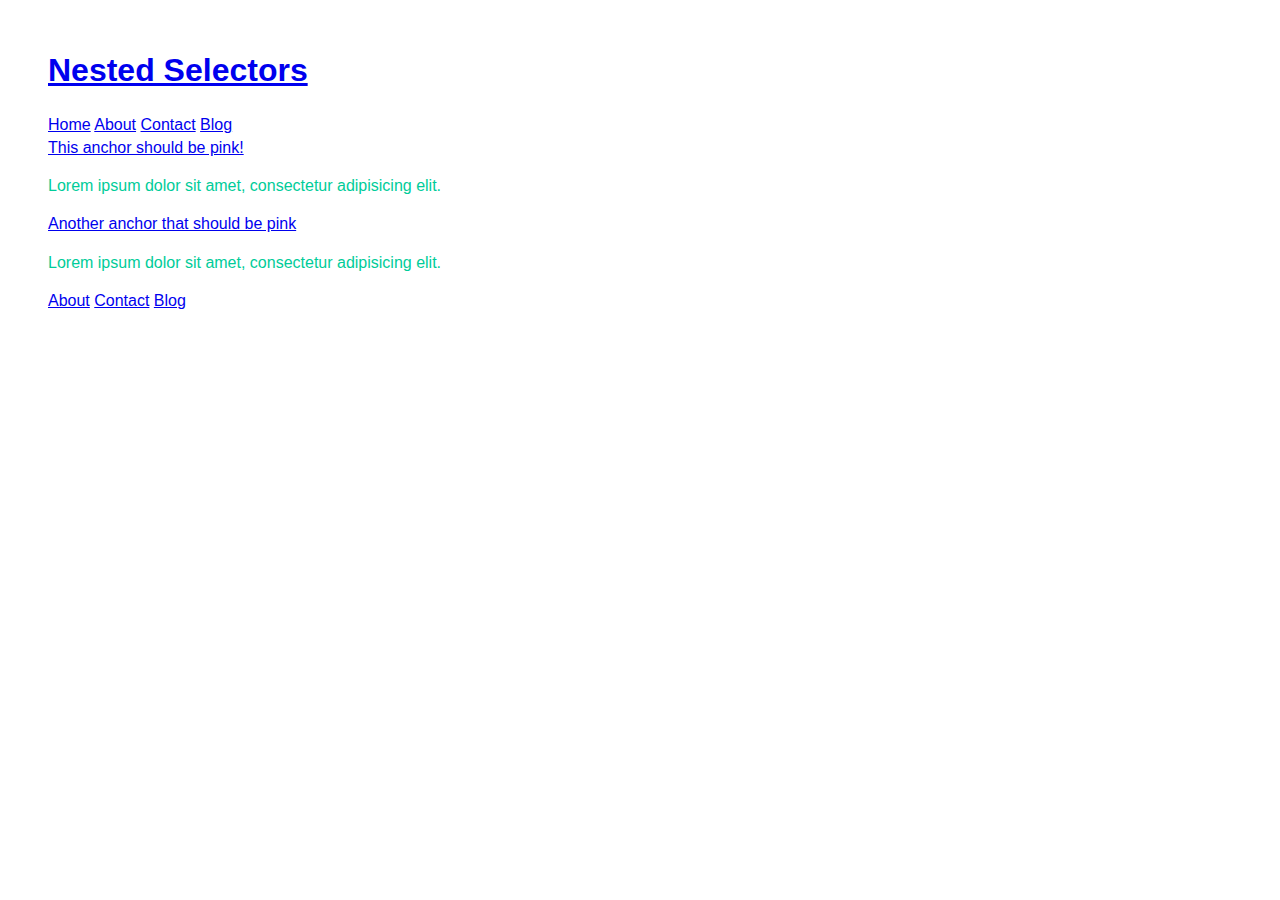
<file: 03_starter_css_selectors/nested_selectors/index.html>
<!DOCTYPE html>
<html>
	<head>
		<meta charset="utf-8">
		<title>Nested Selectors</title>

		<link rel="stylesheet" href="css/style.css">

	</head>
	<body>

		<header>
			<h1><a href="#">Nested Selectors</a></h1>
			<nav>
				<a href="#">Home</a>
				<a href="#">About</a>
				<a href="#">Contact</a>
				<a href="#">Blog</a>
			</nav>
		</header>

		<a href="#">This anchor should be pink!</a>
		<p>Lorem ipsum dolor sit amet, consectetur adipisicing elit.</p>


		<a href="#">Another anchor that should be pink</a>

		<p>Lorem ipsum dolor sit amet, consectetur adipisicing elit.</p>

		<footer>
			<nav>
				<a href="#">About</a>
				<a href="#">Contact</a>
				<a href="#">Blog</a>
			</nav>
		</footer>


	</body>
</html>
</file>
<file: final_project_template/css/main.css>
/* --------------------------------------------------------------------------
Base styles:
----------------------------------------------------------------------------- */
/* Fix to include padding and border in the total width for each element */
/** {
  box-sizing: border-box;
}*/

/* Fix for responsive images */
img {
  max-width: 75%;

}
.full_page_purple {
  background: #D3CCE3;  /* fallback for old browsers */
  background: -webkit-linear-gradient(to right, #E9E4F0, #D3CCE3);  /* Chrome 10-25, Safari 5.1-6 */
  background: linear-gradient(to right, #E9E4F0, #D3CCE3); /* W3C, IE 10+/ Edge, Firefox 16+, Chrome 26+, Opera 12+, Safari 7+ */

}

 /*h1 {
  font-family: 'Spectral SC',sans-serif;
  text-align: center;
  font-size: 50px;
  letter-spacing: 5px;
  background-color: #974C7E;
  color: white;
  opacity: .8;
  margin-left: 18%;
  margin-right: 18%;
  margin-top: 95px;
  border: 2px #974C7E;
  border-radius: 10px;
}*/
button {
  cursor: pointer;
  outline: 0;
  border: 3px black;
  color: red;
  padding: 5px;
  margin-left: 500px;
  background-color: white;
  text-transform: uppercase;
  font-size: 19.5px;
  transition: all .3s ease-in-out;
}
button:hover {
  background-color: pink;
  color: white;
}
nav {
  text-align: center;
  background-color: #D8328E;
  padding: 5px;


}
.centerimg {
  text-align: center;

}
#purpletree  {
  display: inline-block;
  text-align: center;

}
nav a {
  text-align: center;
  display: inline-block;
  font-family:'Oswald';
  font-size: 24px;
  text-decoration: none;
  text-transform: uppercase;
  padding-left: 50px;
  padding-right: 50px;
  /*margin: 20px;*/
  letter-spacing: 2px;
  color: white;
}
.hoverunder::after {
    content: '';
    display: inline-block;
    width: 0;
    height: 1px;
    background: white;
    transition: width .3s;
}
.hoverunder:hover::after {
    width: 100%;
    /*//transition: width .3s;*/
}
 .hamburger {
   display: inline-block;
   /*text-align: left;*/
   /*margin-top: 40px;*/
   /*display: none;*/

 }
#i-b {
  display: grid;
  grid-template-columns: 50% 50%;
  padding: 20px;
  display: none
}


}
.photo_grid {
  display: grid;
  grid-template-columns: repeat(2, 1fr);
  grid-gap: 10px;
}

 #familymembers {
   display: flex;
    flex-wrap: wrap;
 }

 .row1 {
   width: 100%;
   flex-basis: 100%;
   text-align: center;
   display: none;
 }
 .col2 {
   display: flex;
    flex-wrap: nowrap;
    width: 50%;
    flex-basis: 50%;
    text-align: center;
    display: none;
 }

 .col3 {

   /*width: 25%;
   flex-basis: 25%;
   text-align: center;*/
 }

.modal {
  background-color: #E2E5E5;
  top: 0;
  bottom: 0;
  right: 0;
  left: 0;
  justify-content: center;
  align-items: center;
  display: none;
  padding: 15px;
  width: 33%;
  margin-left: 33%;
  margin-top: -75px;

  /*width: 200px;*/
}
#firstclick {
  margin-left: -0%;
  background-color: transparent;
  color: #F99595;
  border: 2px solid grey;
  border-radius: 10px;
  text-transform: uppercase;
  padding: 8px;
  font-size: 15px;
  font-family: 'Oswald';
  letter-spacing: 3px;
  text-align: center;
}
 .Latest_events h2, .Latest_News h2, .social-links h2 {
  color: white;
  letter-spacing: 2px;
  text-transform: uppercase;
  font-family: 'Oswald';
  font-size: 30px;
  padding: 5px;
  text-align: center;

}
#Events {
  background-color: #EDA1CB;
  padding: 20px;margin-left: 15px;
  margin-right: 15px;
  margin-bottom: 15px;

}
#News {
  background-color: #D2EEDE;
  padding: 20px;
  margin-left: 15px;
  margin-right: 15px;
}
#Social {
  background-color: #06D6A0;
  padding: 20px;
}
.social-links {
  text-align: center;
  font-size: 20px;
  padding: 25px;
  margin-left: 15px;
  margin-right: 15px;
}
</file>
<file: lazy_days/css/style.css>
@import url('https://fonts.googleapis.com/css?family=Open+Sans:400,700,700i|Spectral:400,400i');


header {
  color: #3333333;
background-color: #FCEE21;
text-align: center;
  text-transform: capitalize;
  font: Open Sans;
font-size: 40px;
}
 h1 {
   background-color: #FCEE21;
   font-family: Open Sans;
   text-transform: capitalize;
 }
 a {
   font-family: Open Sans;
   text-transform: capitalize;
   font-size: 16px;
   text-decoration: none;
 }
 img {
   display: block;
   margin: auto;
 }
 h2 {
   text-align:  center;
   font-family: spectral;
   font-size: 24px;
   text-transform: capitalize;
 }
  h3 {
    text-align: center;
    text-transform: Open sans;
  }
  p {
    text-align: center;
    font-family: Spectral;
    font-size: 20px;
  }
  footer {
    background-color: #FCEE21;
    text-align: center;
  }
</file>
<file: monument_lab_starter/css/style.css>
@import url('https://fonts.googleapis.com/css?family=Lato%7CRaleway:400,600');

/* ----------------------------------------
Base Styles
------------------------------------------- */
/* Note: Makes sure that padding and the border are included in the width for each element. */
/* Don't add anything else under the * selector! */
* {
	box-sizing: border-box;
}
body {
	font-family: "Raleway";
	font-weight: 600;


	text-align: center;

}
nav {
	padding-top: 40px;
	padding-bottom: 40px;
}
nav a {
	color: #7B98AA;
	text-transform: uppercase;
	margin-left: 50px;
	margin-right: 50px;
	text-decoration: none;
	font-size: 16px;
}
img {
	max-width: 100%;
}
header {

	background-image: url('../images/home_header_bg.jpg');
	padding: 210px;
	background-size: cover;
	background-position: center;
}
h1 a {
	letter-spacing: 18px;
	color: white;
	text-decoration: none;
	font-size: 37px;
	text-transform: uppercase;
}
main {
	max-width: 1040px;
	margin: 0 auto;
}


header h2 {
	font-weight: 600;
	color: white;
	font-size: 23px;
	margin-bottom: 100px;
	text-transform: uppercase;
}
main h2 {
	padding: 50px;
}
.article-grid {
	display: grid;
	grid-template-columns: 1fr 1fr 1fr;
	grid-gap: 10px;
	padding-left: 20px;
	padding-right: 20px;
}
.article-grid button {
	background-color: transparent;
	border: 2px solid grey;
}
.article-grid p {
	color: #7B98AA;
	font-family: "Lato";
	font-weight: 400;
	font-size: 15px;
}
.gallery-grid {
	display: grid;
	grid-template-columns: 1fr 1fr 1fr;
	grid-gap: 10px;

	padding-right: 20px;
}
.background-color {
	padding: 80px 5;
	background-color: #c9ebf0;
	padding-bottom: 60px;
}
.background-color p {
	font-family: "lato";
	font-weight: 400;
	font-size: 13px;
	margin-left: 100px;
	margin-right: 100px;

}
#More {
	padding: 30px;
	text-transform: uppercase;
}
article button {
	text-decoration: none;
	text-transform: uppercase;
	font-size: 13px;
}
article h2, h3 {
	color: #44545e;
	text-transform: uppercase;
	font-size: 15px;
}

div img {
	padding: 10px 15px 10px 15px;
}
div article {
	padding-left: 15px;
	padding-right: 15px;
}
div h3 {
	color: #44545E
	font-size: 18px;
	padding-left: 10px;
	padding-right: 10px;

}
/* ----------------------------------------
Header
------------------------------------------- */


/* ----------------------------------------
Buttons
------------------------------------------- */

footer {
	background-color: #9CD8E8;
	padding: 50px;

}
footer a {
	padding-left: 30px;
	padding-right: 30px;
	padding-top: 40px;
	padding-bottom: 40px;
	
}
footer button {
	background-color: transparent;
	border: 2px solid grey;
}
footer p {
	padding-top: 30px;
	font-family: "lato";
	font-weight: 400;
	padding-right: 20px;
	padding-right: 20px;
	font-size: 13px;
}
.type footer {
	padding-left: 20px;
	padding-right: 2px;
}
hr {
	border: 1px solid black;

}
/* ----------------------------------------
Footer
------------------------------------------- */
</file>
<file: select_fun/css/style.css>
@import url('https://fonts.googleapis.com/css?family=Lato:400,700');

/******************************************
/* BASE STYLES
/*******************************************/
* {
  box-sizing: border-box;
}

body {
  color: #000;
  font-size: 12px;
  line-height: 1.2;
  font-family: 'Lato', Arial, sans-serif;
  text-align: center;
  margin: 0;
}

/******************************************
/* LAYOUT
/*******************************************/

/* Center the container */

header {
  padding: 30px;
  background-color: #FCEE21;
}

#boxes {
  margin: 20px;
}

#boxes section {
  display: flex;
  justify-content: space-between;
  flex-wrap: wrap;
  margin-bottom: 10px;
}

section article,
section div {
  width: 24%;
  border: 2px solid #29ABE2;
  padding: 10px;
}

.boring article,
.boring div {
  border: 2px solid #8E8E8E;
}

button {
  background-color: #29ABE2;
  border: none;
  display: inline-block;
  margin: 30px 20px 20px;
  font-size: 15px;
  padding: 8px 20px;
  cursor: pointer;
  color: white;
  outline: none;
}

#party-time {
  background-color: #FF31A0;
}

footer {
  padding: 20px;
  background-color: #FCEE21;
  display: none;
}

.selected {
  border: 2px solid #FF31A0;
}


/******************************************
/* ADDITIONAL STYLES
/*******************************************/
.snazzy {
  background: linear-gradient(blue,yellow);

}

.fun {
font-family: monospace;
font-size: 20px;
color: white;
}
</file>
<file: 03_starter_css_selectors/classes_and_ids/css/style.css>
body {
  font-family: "Lato", serif;
  line-height: 1.4;
  margin: 3em;
  color: #2F3340;
  text-align: center;
}

ul {
  list-style: none;
  padding-left: 0;
  display: flex;
  flex-wrap: wrap;
  justify-content: space-between;
}

li {
  width: 31%;
  margin: 30px 0;
}

p span {
  display: inline-block;
  width: auto;
  margin: 0 10px;
}

p span:nth-child(1) {
  color: #00A6B3;
}

p span:nth-child(2) {
  color: #F15B31;
}

p span:nth-child(3) {
  color: #C879B2;
}


h1, h2, h3 {
  font-family: 'Raleway', sans-serif;
  font-weight: 600;
}


/*------------------------------------------------------------------
  Write your code here!
-------------------------------------------------------------------*/
/*1. Give ALL list items a 2px solid #00A6B3 border.*/
li {

}

/*2. In your HTML - Add a class of gourmet to the two gourmet ice cream items.
Here in your CSS: Now give all list items with a class of gourmet
a 2px solid #C879B2 border. */


/*3. In your HTML - Give the daily special an id of special.
Here in your CSS: Now style any the item that has an id special with
a 2px solid #F15B31 border. */
</file>
<file: 03_starter_css_selectors/lazy_days_advanced_solution/css/style.css>
@import url('https://fonts.googleapis.com/css?family=Open+Sans:400,700,700i|Spectral:400,400i');

/* -----------------------------------------------
GENERAL
-------------------------------------------------*/
body {
	font-family: "Spectral", serif;
	font-size: 20px;
	color: #333;
	-webkit-font-smoothing: antialiased;
	margin: 0;
}


/* -----------------------------------------------
TYPOGRAPHY
-------------------------------------------------*/
h1, h2 {
	font-family: 'Open Sans', sans-serif;
	text-align: center;
	text-transform: uppercase;
}

h2 {
	margin-bottom: 10px;
	font-size: 24px;
}

h3 {
	margin-top: 0;
	font-style: italic;
	font-size: 22px;
	text-align: center;
}

hr {
	margin: 20px auto;
	max-width: 800px;
}

a {
	text-decoration: none;
	font-family: 'Open Sans', sans-serif;
	text-transform: uppercase;
	font-size: 16px;
	letter-spacing: 1px;
	font-weight: bold;
	margin: 10px;
	color: #333;
}

/* -----------------------------------------------
HEADER
-------------------------------------------------*/
header {
	background-color: #FCEE21;
	padding: 40px;
	margin-bottom: 50px;
}

nav {
	text-align: center;
}

a {
	border-bottom: 2px solid #333;
	padding-bottom: 2px;
}

/* -----------------------------------------------
ARTICLE
-------------------------------------------------*/
article {
	padding: 20px;
	max-width: 800px;
	margin: 0 auto;
}

img {
	display: block;
	margin: 30px auto;
}

/* -----------------------------------------------
FOOTER
-------------------------------------------------*/
footer {
	background-color: #FCEE21;
	padding: 10px 20px;
}

footer p {
	max-width: 800px;
	margin: 10px auto;
}
</file>
<file: 03_starter_css_selectors/lazy_days_solution/css/style.css>
@import url('https://fonts.googleapis.com/css?family=Open+Sans:400,700,700i|Spectral:400,400i');

/* -----------------------------------------------
GENERAL
-------------------------------------------------*/
body {
	font-family: "Spectral", serif;
	font-size: 20px;
	color: #333;
	-webkit-font-smoothing: antialiased;
}


/* -----------------------------------------------
TYPOGRAPHY
-------------------------------------------------*/
h1, h2 {
	font-family: 'Open Sans', sans-serif;
	text-align: center;
	text-transform: uppercase;
}

h2 {
	font-size: 24px;
}

h3 {
	font-style: italic;
	font-size: 22px;
	text-align: center;
}

a {
	text-decoration: none;
	font-family: 'Open Sans', sans-serif;
	text-transform: uppercase;
	font-size: 16px;
	letter-spacing: 1px;
	font-weight: bold;
	color: #333;
}

/* -----------------------------------------------
HEADER
-------------------------------------------------*/
header {
	background-color: #FCEE21;
}

nav {
	text-align: center;
}

/* -----------------------------------------------
ARTICLE
-------------------------------------------------*/
img {
	display: block;
	margin: 0 auto;
}

/* -----------------------------------------------
FOOTER
-------------------------------------------------*/
footer {
	background-color: #FCEE21;
}
</file>
<file: 03_starter_css_selectors/monument_blog/css/style.css>
@import url('https://fonts.googleapis.com/css?family=Lato|Raleway:400,600');

/* ----------------------------------------
Base Styles
------------------------------------------- */
body {
  font-weight: 600;
  font-family: "Raleway",sans-serif;
  font-size: 16px;
  margin: 0 200px;
  max-width: 960px;
  text-align: center;
  text-decoration: none;
}
nav a {
  color: #7B98AA;
  text-transform: uppercase;
  margin-left: 40px;
  margin-right: 40px;
  text-decoration: none;
}
  nav {
    padding-bottom: 30px;
    padding-top: 30px;

  }
  header {
    color: white;
  }

  h1 {
    font-weight: 600;
    padding: 110px;
    background-image: url('../images/blog_header_bg.jpg');
    background-size: cover;
    background-repeat: no-repeat;
    text-align: center;
    background-position: center;
    margin-left: -100px;
    margin-right: -100px;
    margin-top: 0px;
    margin-bottom: 0px;
    letter-spacing: 15px;
    text-transform: uppercase;

  }



 h1 a {

  text-align: center;
  color: white;
  font-size: 37px;
  letter-spacing: 10px;
  text-decoration: none;
  font-family: "Raleway";
  text-transform: uppercase;

}
/* Fix for responsive images */
h2{
  text-align: left;
  font-size: 16px;
}
h3 {

  text-align: left;
  font-size: 23px;
  text-transform: uppercase;
}
img {
  max-width: 100%;
}
p {
  font-weight: 400;
  font-family: Lato;
  font-size: 16px;
  text-align: left;
}
footer {
  background-color: #cdf3f6;
  padding-left: 20px;
  padding-right: 20px;
}
footer a {
  text-decoration: none;
  margin-left: 30px;
  margin-right: 30px;
  margin-top: 30px;
  padding-top: 20px;
  padding-bottom: 20px;
  text-transform: uppercase;
}
hr {
  padding-right: 20px;
  padding-left: 20px;
}
footer p  {
  font-family: lato
  text-align: center;
  font-weight: 400;
  font-size: 15px;
}
aside {

  text-align: left;
  font-family: Raleway;
  padding-left: 30px;
}
aside h3 {
  color: #44545E
   font-family: Raleway;
   font-size: 18px;

}
aside p {
  font-family: Lato;
  font-size: 15px;

}
aside ul a {
  color: #cdf3f6;
  text-decoration: none;
}
 main {
  display: grid;
  grid-template-columns: 65% 35%;
  grid-gap: 10px;
}
</file>
<file: 03_starter_css_selectors/nested_selectors/css/style.css>
body {
  line-height: 1.4;
  margin: 3em;
  color: #00cc99;
  font-family: Georgia, sans-serif;
  /* Step 1:  First make all the text on the page #00CC99 */
  /* And change the font-family to Georgia, sans-serif */


}

/* Step 2: Make all the anchors on the page #FFA7C0 (pink)*/


/* Step 3: Then make the anchors within the header nav #D16121 (orange)*/


/* Step 4: Lastly, make the anchors in the footer nav #FFE540 (yellow) */


/* Bonus: Make "Nested Selectors" #009CAA (blue) */
/* Hint: look at the structure in your HTML */
</file>
